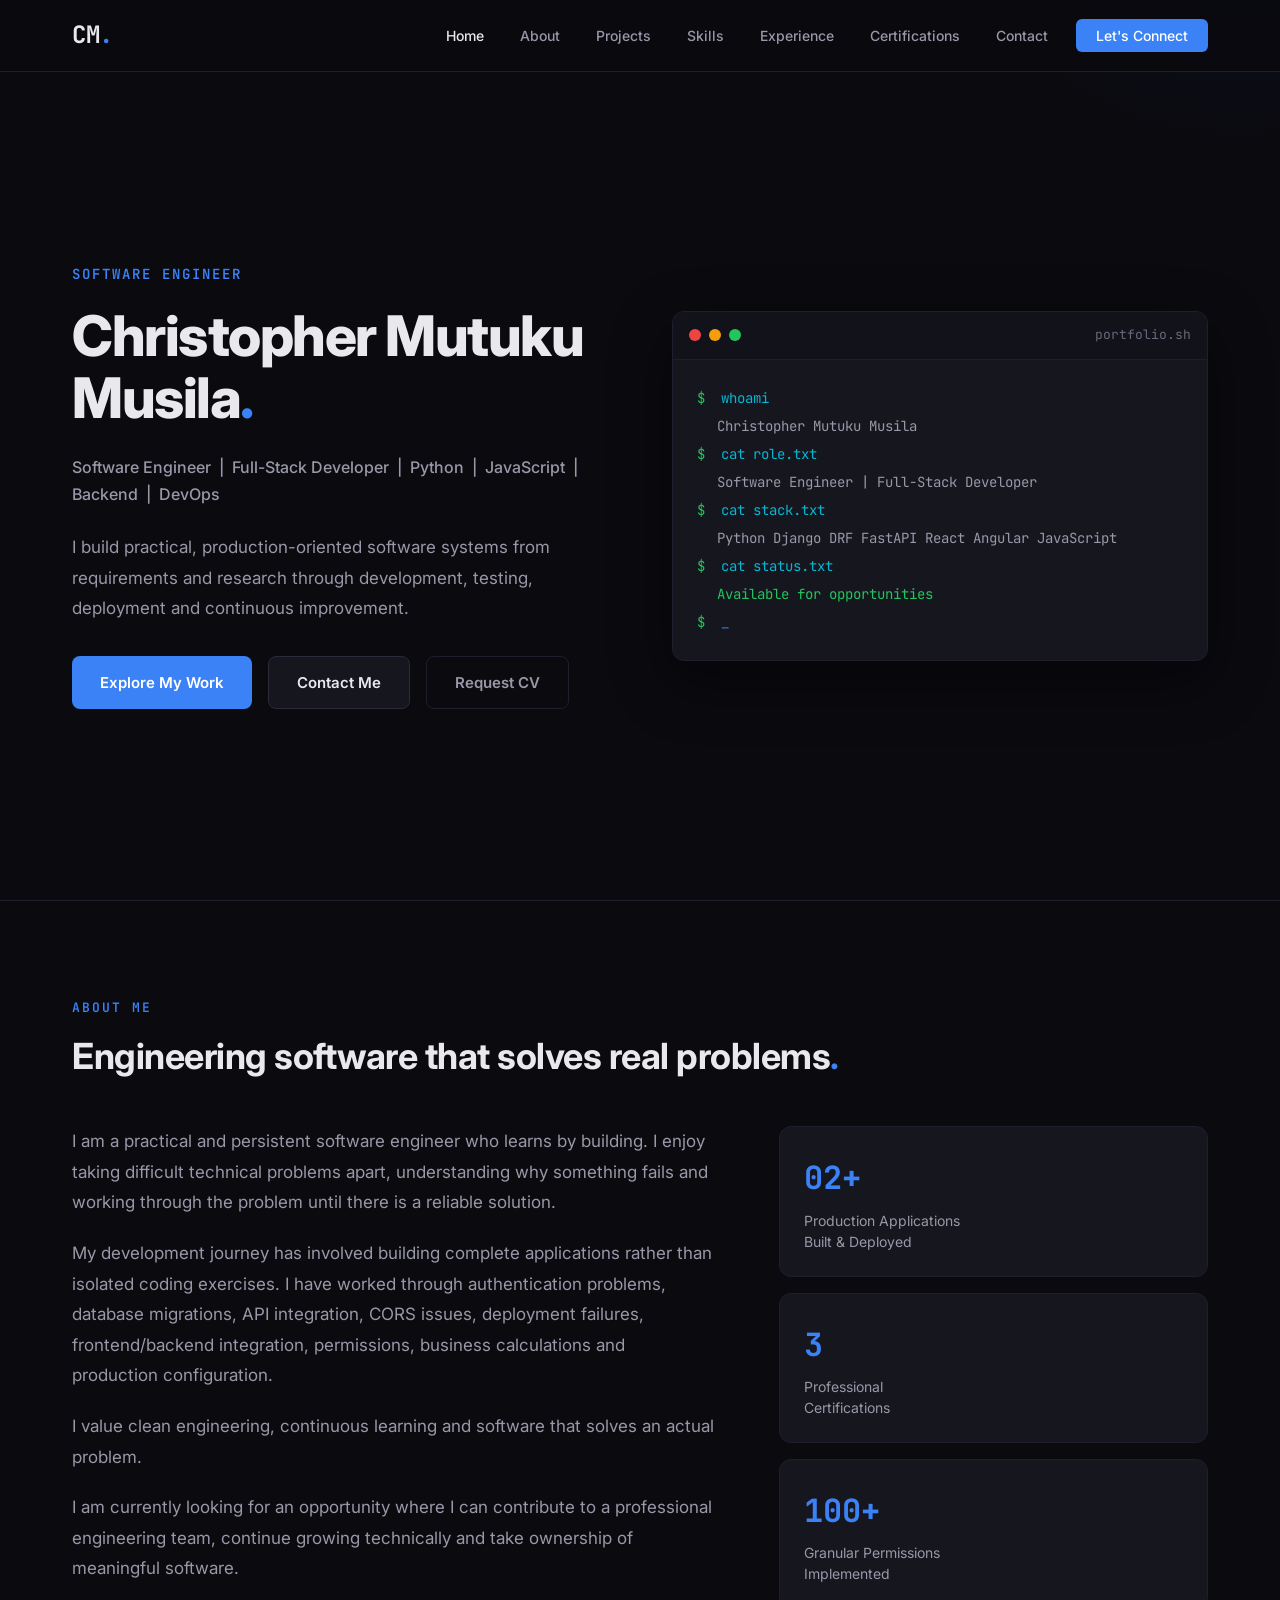
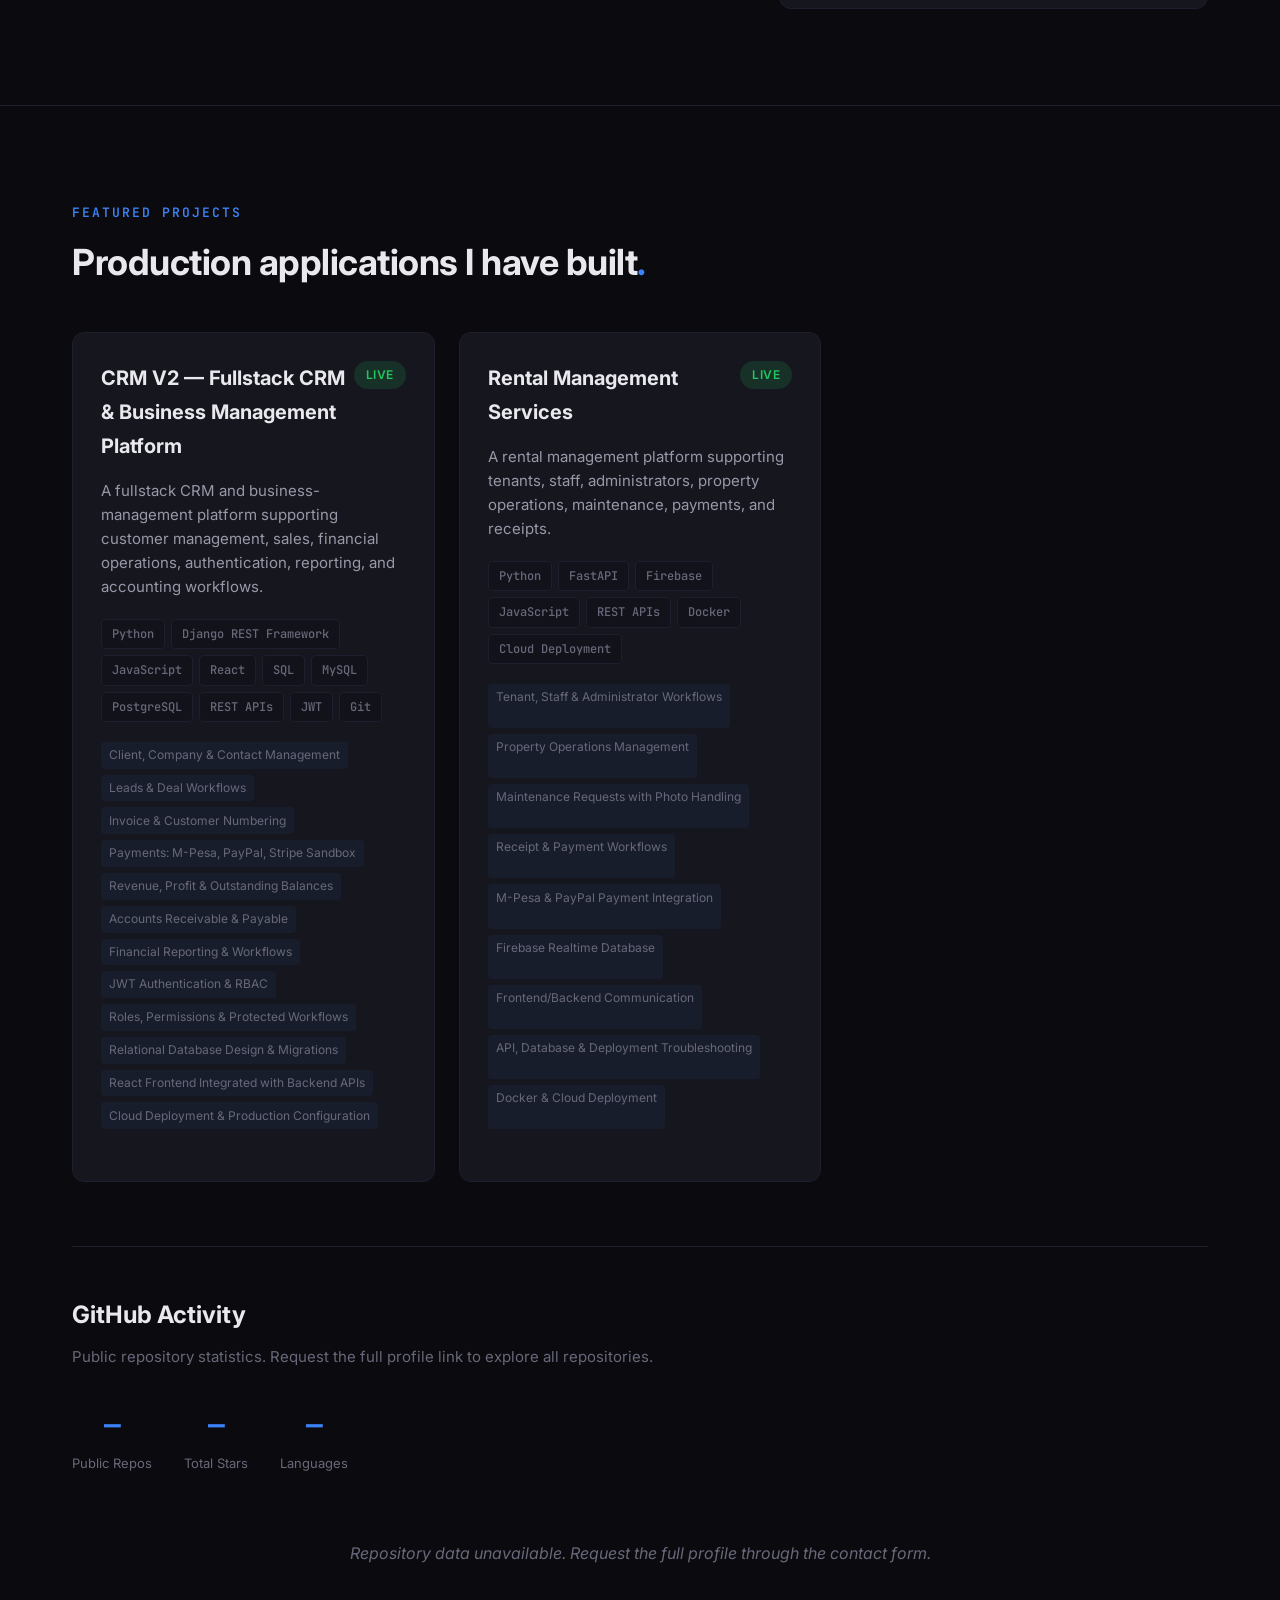
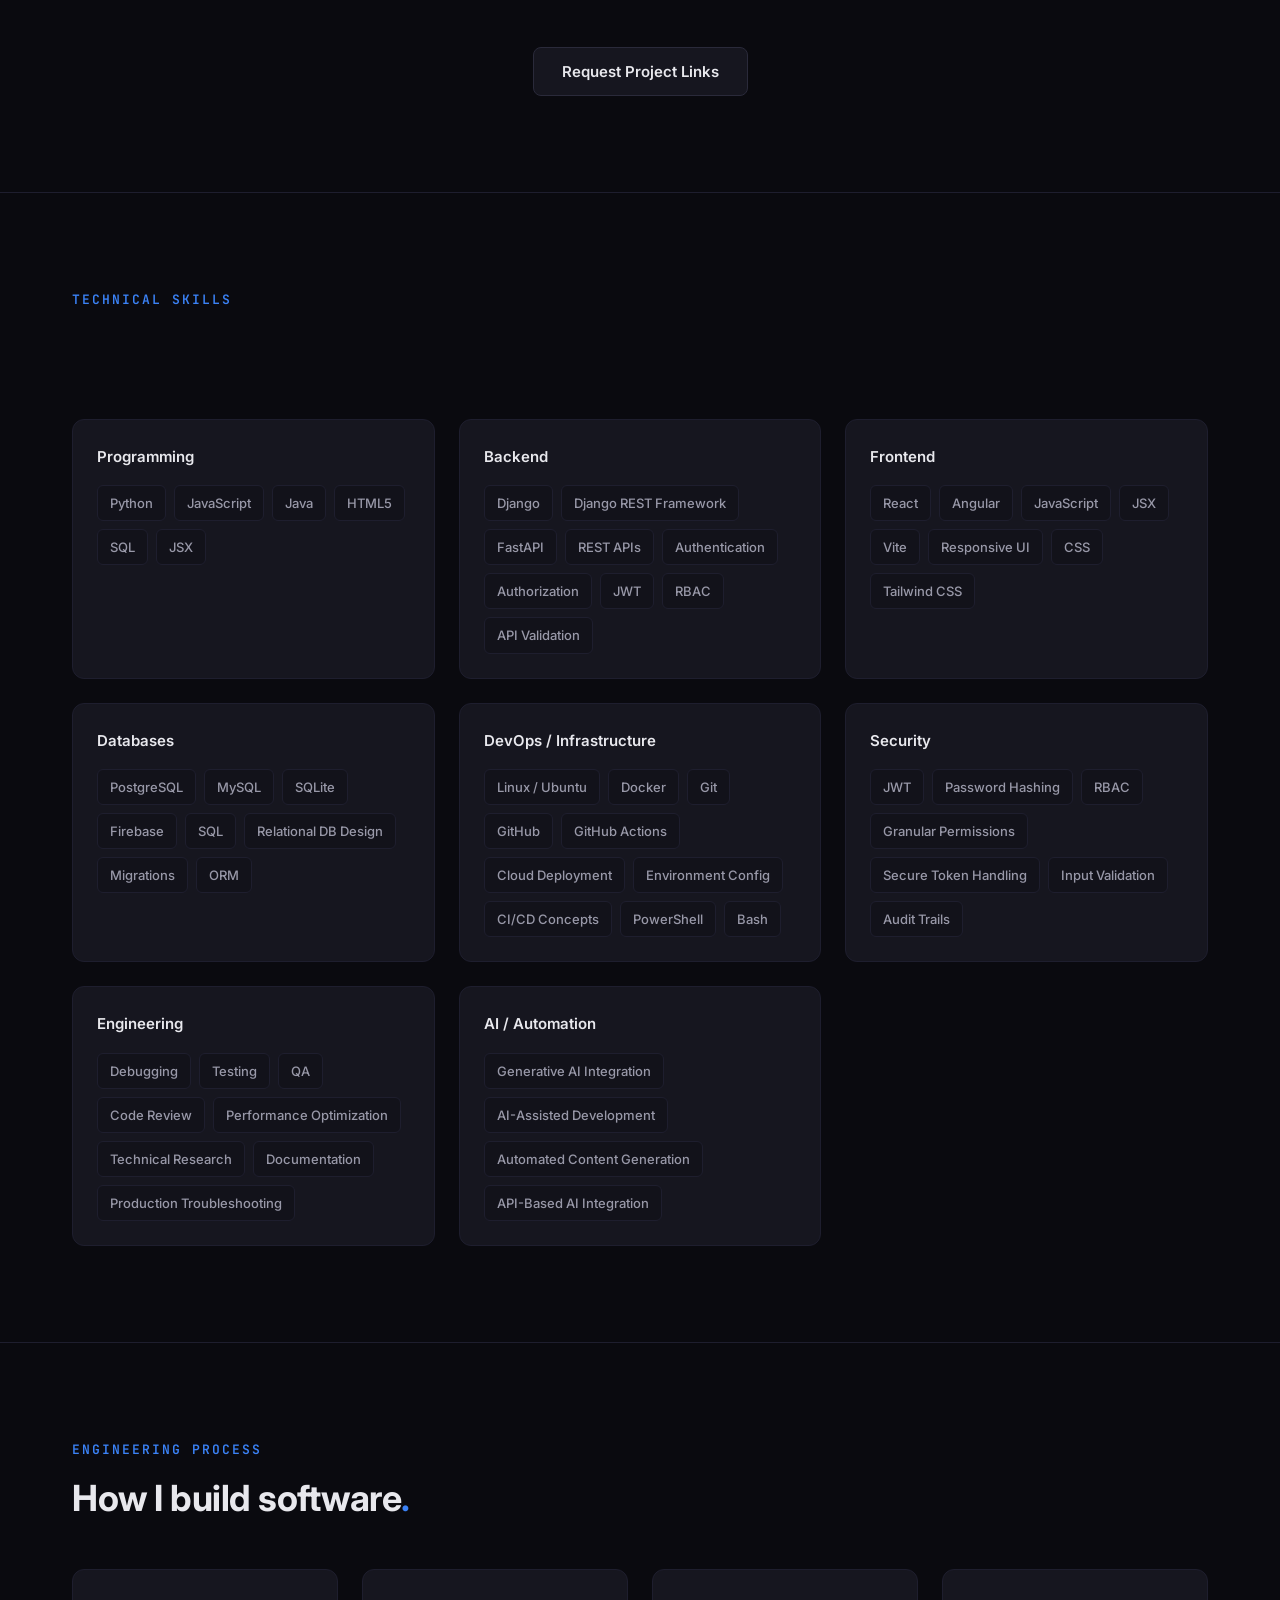
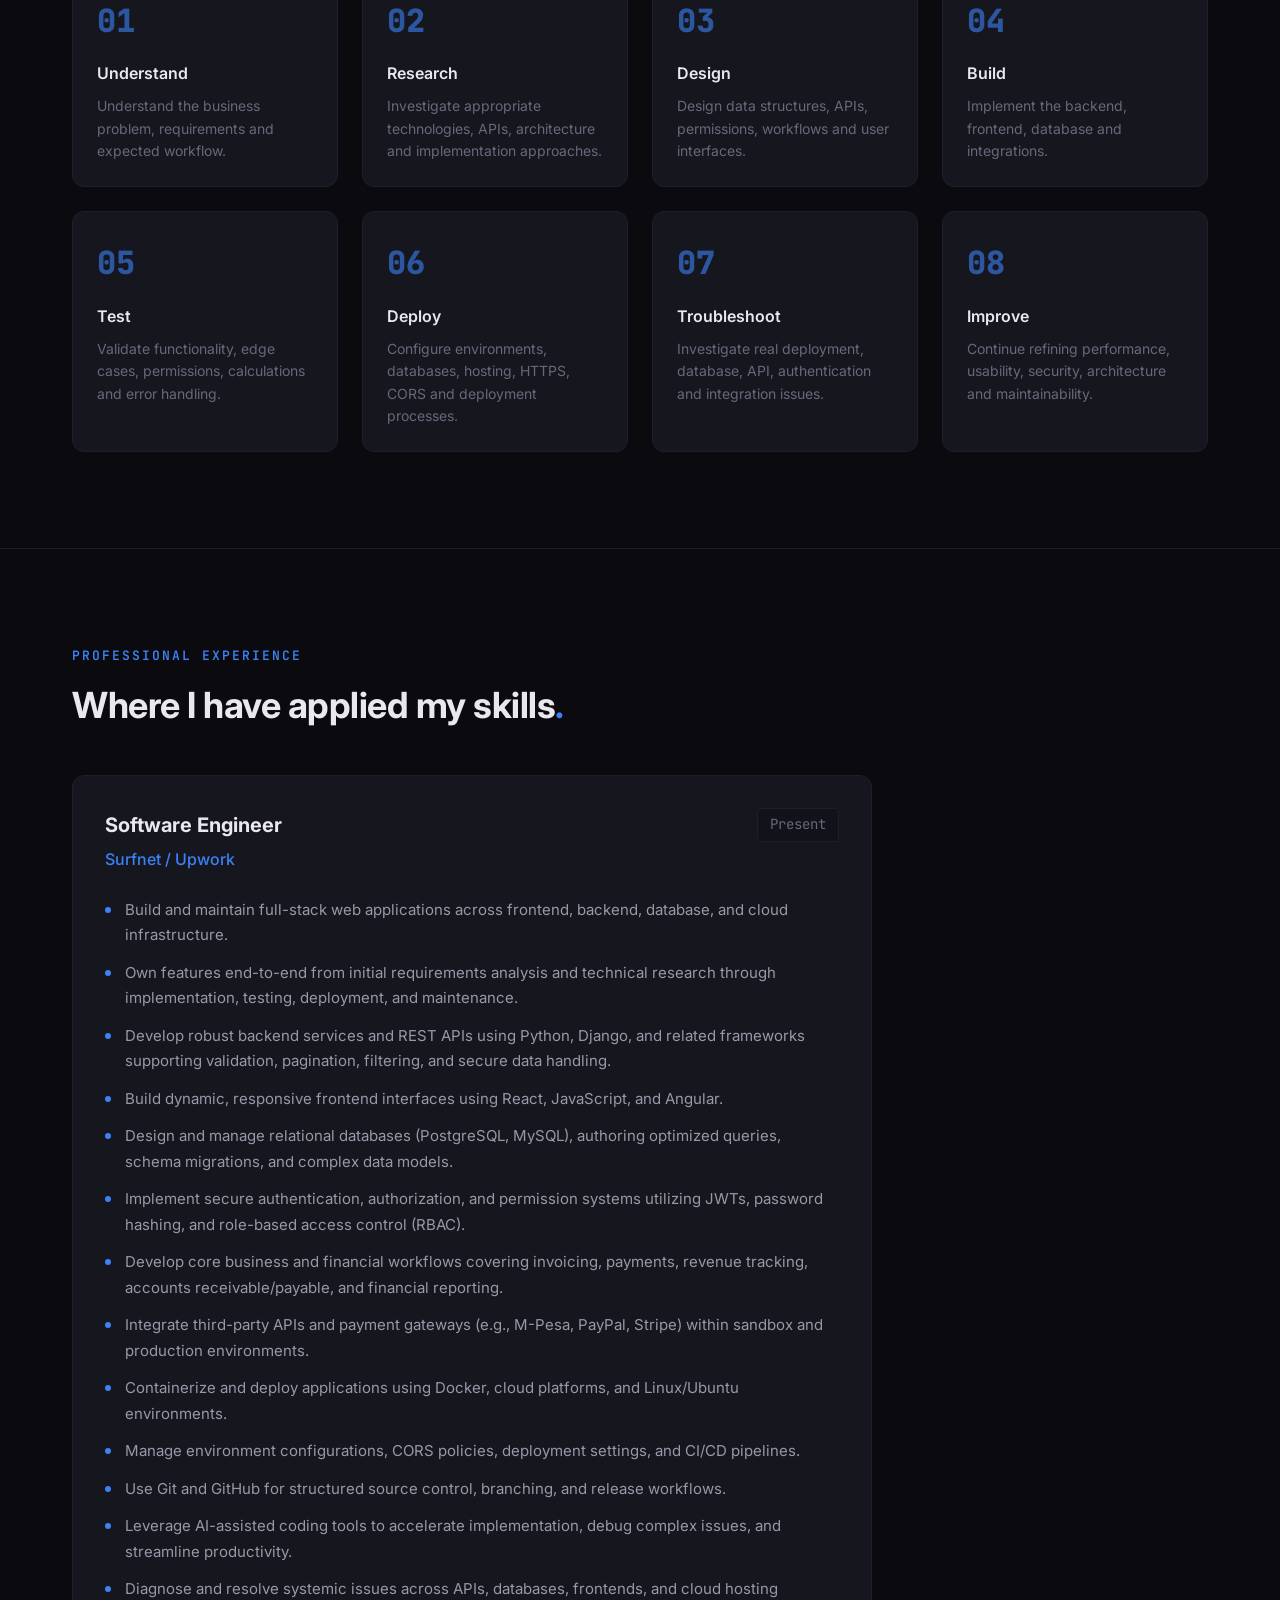
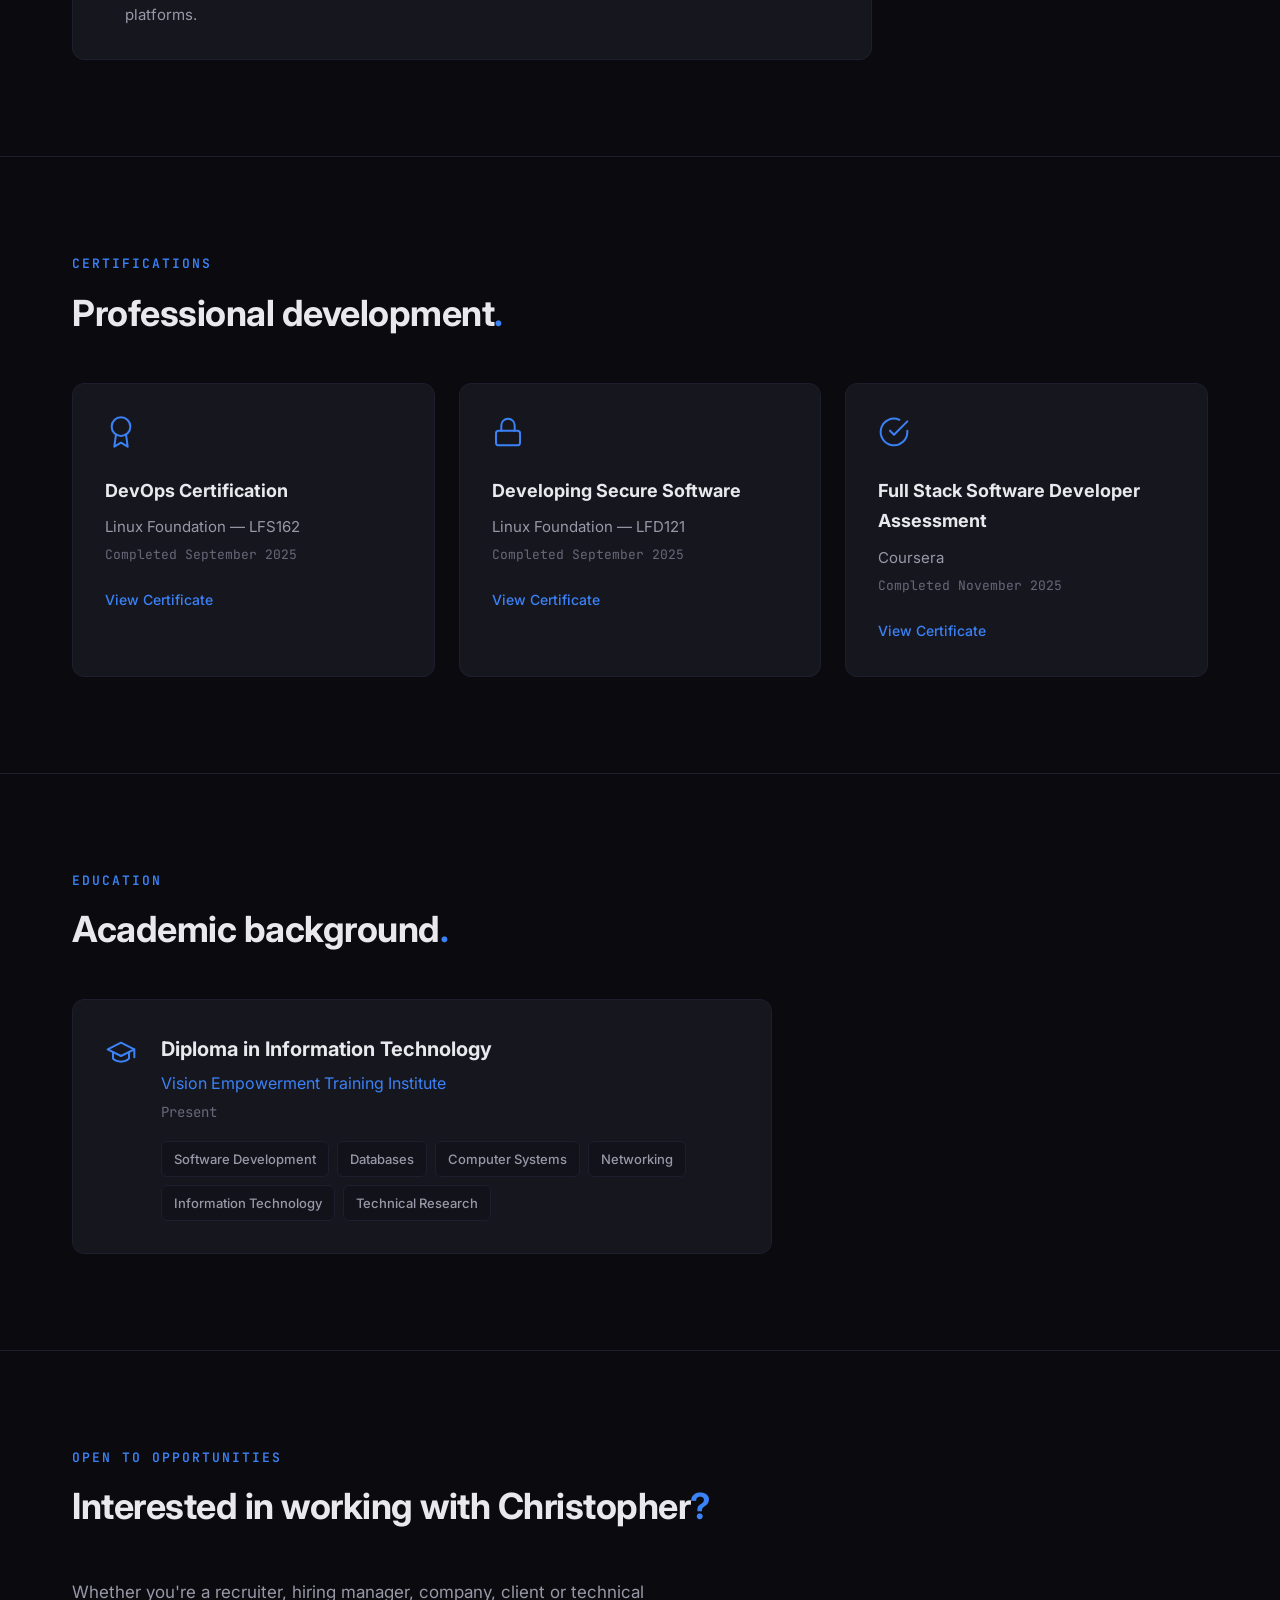
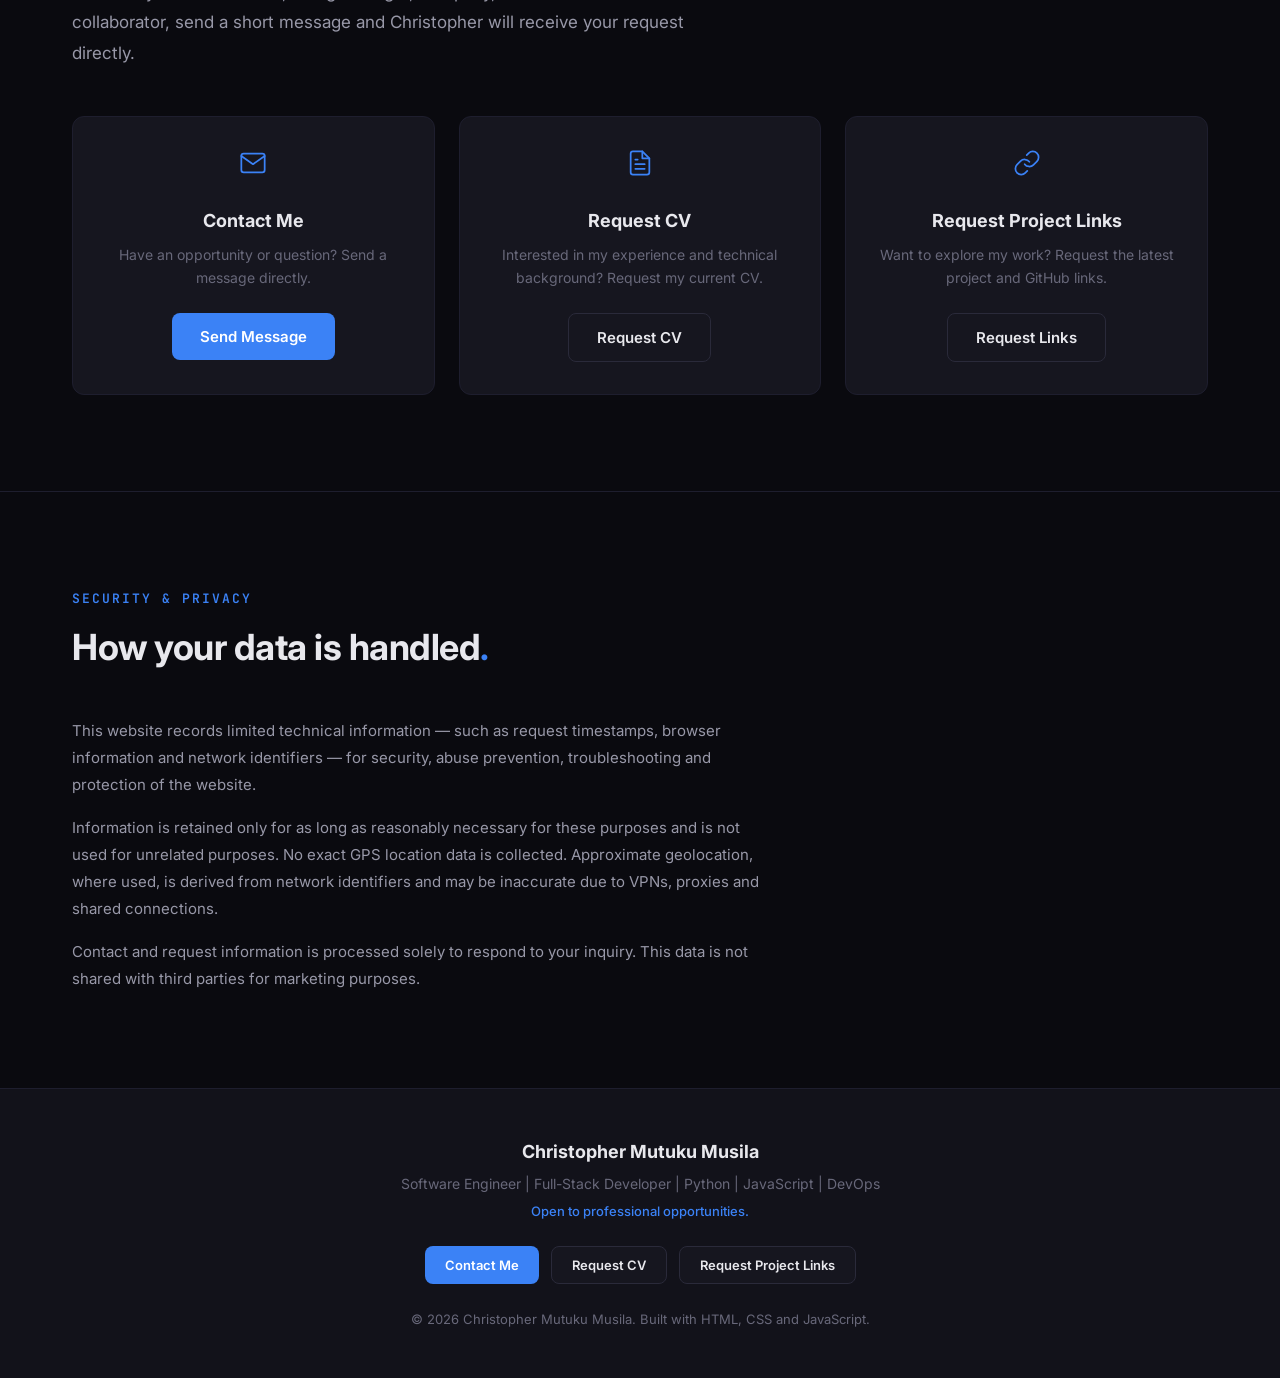
<file: index.html>
<!DOCTYPE html>
<html lang="en">
<head>
    <meta charset="UTF-8">
    <meta name="viewport" content="width=device-width, initial-scale=1.0">
    <meta name="description" content="Christopher Mutuku Musila — Software Engineer, Full-Stack Developer. Python, Django, JavaScript, React, PostgreSQL, REST APIs, DevOps.">
    <meta name="keywords" content="Christopher Mutuku Musila, Software Engineer, Full-Stack Developer, Python, Django, React, JavaScript, PostgreSQL, DevOps, REST APIs">
    <title>Christopher Mutuku Musila — Software Engineer</title>
    <link rel="icon" type="image/svg+xml" href="favicon.svg">
    <link rel="stylesheet" href="css/style.css">
    <link rel="stylesheet" href="css/responsive.css">
    <link rel="preconnect" href="https://fonts.googleapis.com">
    <link rel="preconnect" href="https://fonts.gstatic.com" crossorigin>
    <link href="https://fonts.googleapis.com/css2?family=Inter:wght@300;400;500;600;700;800&family=JetBrains+Mono:wght@400;500&display=swap" rel="stylesheet">
</head>
<body>

    <!-- NAVIGATION -->
    <nav class="nav" id="nav">
        <div class="nav__container">
            <a href="#hero" class="nav__logo">CM<span class="accent">.</span></a>
            <button class="nav__toggle" id="navToggle" aria-label="Toggle navigation">
                <span></span><span></span><span></span>
            </button>
            <ul class="nav__menu" id="navMenu">
                <li><a href="#hero" class="nav__link active">Home</a></li>
                <li><a href="#about" class="nav__link">About</a></li>
                <li><a href="#projects" class="nav__link">Projects</a></li>
                <li><a href="#skills" class="nav__link">Skills</a></li>
                <li><a href="#experience" class="nav__link">Experience</a></li>
                <li><a href="#certifications" class="nav__link">Certifications</a></li>
                <li><a href="#contact" class="nav__link">Contact</a></li>
                <li><button class="nav__link nav__link--cta" data-modal="contact">Let's Connect</button></li>
            </ul>
        </div>
    </nav>

    <!-- HERO -->
    <section class="hero" id="hero">
        <div class="hero__container">
            <div class="hero__content">
                <p class="hero__label">Software Engineer</p>
                <h1 class="hero__title">Christopher Mutuku<br>Musila<span class="accent">.</span></h1>
                <p class="hero__subtitle">Software Engineer &nbsp;|&nbsp; Full-Stack Developer &nbsp;|&nbsp; Python &nbsp;|&nbsp; JavaScript &nbsp;|&nbsp; Backend &nbsp;|&nbsp; DevOps</p>
                <p class="hero__description">
                    I build practical, production-oriented software systems from requirements and research through development, testing, deployment and continuous improvement.
                </p>
                <div class="hero__actions">
                    <a href="#projects" class="btn btn--primary">Explore My Work</a>
                    <button class="btn btn--secondary" data-modal="contact">Contact Me</button>
                    <button class="btn btn--ghost" data-modal="cv">Request CV</button>
                </div>
            </div>
            <div class="hero__visual">
                <div class="hero__terminal">
                    <div class="terminal__header">
                        <span class="terminal__dot terminal__dot--red"></span>
                        <span class="terminal__dot terminal__dot--yellow"></span>
                        <span class="terminal__dot terminal__dot--green"></span>
                        <span class="terminal__title">portfolio.sh</span>
                    </div>
                    <div class="terminal__body">
                        <p><span class="terminal__prompt">$</span> <span class="terminal__cmd">whoami</span></p>
                        <p class="terminal__output">Christopher Mutuku Musila</p>
                        <p><span class="terminal__prompt">$</span> <span class="terminal__cmd">cat role.txt</span></p>
                        <p class="terminal__output">Software Engineer | Full-Stack Developer</p>
                        <p><span class="terminal__prompt">$</span> <span class="terminal__cmd">cat stack.txt</span></p>
                        <p class="terminal__output">Python Django DRF FastAPI React Angular JavaScript</p>
                        <p><span class="terminal__prompt">$</span> <span class="terminal__cmd">cat status.txt</span></p>
                        <p class="terminal__output terminal__output--green">Available for opportunities</p>
                        <p><span class="terminal__prompt">$</span> <span class="terminal__cursor">_</span></p>
                    </div>
                </div>
            </div>
        </div>
    </section>

    <!-- ABOUT -->
    <section class="section about" id="about">
        <div class="section__container">
            <p class="section__label">About Me</p>
            <h2 class="section__title">Engineering software that solves real problems<span class="accent">.</span></h2>
            <div class="about__grid">
                <div class="about__text">
                    <p>
                        I am a practical and persistent software engineer who learns by building. I enjoy taking difficult technical problems apart, understanding why something fails and working through the problem until there is a reliable solution.
                    </p>
                    <p>
                        My development journey has involved building complete applications rather than isolated coding exercises. I have worked through authentication problems, database migrations, API integration, CORS issues, deployment failures, frontend/backend integration, permissions, business calculations and production configuration.
                    </p>
                    <p>
                        I value clean engineering, continuous learning and software that solves an actual problem.
                    </p>
                    <p>
                        I am currently looking for an opportunity where I can contribute to a professional engineering team, continue growing technically and take ownership of meaningful software.
                    </p>
                </div>
                <div class="about__highlights">
                    <div class="highlight-card">
                        <div class="highlight-card__number">02+</div>
                        <div class="highlight-card__label">Production Applications<br>Built & Deployed</div>
                    </div>
                    <div class="highlight-card">
                        <div class="highlight-card__number">3</div>
                        <div class="highlight-card__label">Professional<br>Certifications</div>
                    </div>
                    <div class="highlight-card">
                        <div class="highlight-card__number">100+</div>
                        <div class="highlight-card__label">Granular Permissions<br>Implemented</div>
                    </div>
                </div>
            </div>
        </div>
    </section>

    <!-- PROJECTS -->
    <section class="section projects" id="projects">
        <div class="section__container">
            <p class="section__label">Featured Projects</p>
            <h2 class="section__title">Production applications I have built<span class="accent">.</span></h2>
            <div class="projects__grid" id="projectsGrid">
                <!-- Projects loaded dynamically -->
            </div>

            <div class="projects__github">
                <h3 class="projects__github-title">GitHub Activity</h3>
                <p class="projects__github-subtitle">Public repository statistics. Request the full profile link to explore all repositories.</p>
                <div class="github__stats" id="githubStats">
                    <div class="github__stat">
                        <span class="github__stat-number" id="repoCount">—</span>
                        <span class="github__stat-label">Public Repos</span>
                    </div>
                    <div class="github__stat">
                        <span class="github__stat-number" id="totalStars">—</span>
                        <span class="github__stat-label">Total Stars</span>
                    </div>
                    <div class="github__stat">
                        <span class="github__stat-number" id="totalLanguages">—</span>
                        <span class="github__stat-label">Languages</span>
                    </div>
                </div>
                <div class="github__repos" id="githubRepos">
                    <p class="github__loading">Loading repository data...</p>
                </div>
                <div class="projects__github-cta">
                    <button class="btn btn--secondary" data-modal="projects">Request Project Links</button>
                </div>
            </div>
        </div>
    </section>

    <!-- SKILLS -->
    <section class="section skills" id="skills">
        <div class="section__container">
            <p class="section__label">Technical Skills</p>
            <h2 class="section__title">Technologies and capabilities<span class="accent">.</span></h2>
            <div class="skills__grid">
                <div class="skill-group">
                    <h3 class="skill-group__title">Programming</h3>
                    <div class="skill-group__items">
                        <span class="skill-tag">Python</span>
                        <span class="skill-tag">JavaScript</span>
                        <span class="skill-tag">Java</span>
                        <span class="skill-tag">HTML5</span>
                        <span class="skill-tag">SQL</span>
                        <span class="skill-tag">JSX</span>
                    </div>
                </div>
                <div class="skill-group">
                    <h3 class="skill-group__title">Backend</h3>
                    <div class="skill-group__items">
                        <span class="skill-tag">Django</span>
                        <span class="skill-tag">Django REST Framework</span>
                        <span class="skill-tag">FastAPI</span>
                        <span class="skill-tag">REST APIs</span>
                        <span class="skill-tag">Authentication</span>
                        <span class="skill-tag">Authorization</span>
                        <span class="skill-tag">JWT</span>
                        <span class="skill-tag">RBAC</span>
                        <span class="skill-tag">API Validation</span>
                    </div>
                </div>
                <div class="skill-group">
                    <h3 class="skill-group__title">Frontend</h3>
                    <div class="skill-group__items">
                        <span class="skill-tag">React</span>
                        <span class="skill-tag">Angular</span>
                        <span class="skill-tag">JavaScript</span>
                        <span class="skill-tag">JSX</span>
                        <span class="skill-tag">Vite</span>
                        <span class="skill-tag">Responsive UI</span>
                        <span class="skill-tag">CSS</span>
                        <span class="skill-tag">Tailwind CSS</span>
                    </div>
                </div>
                <div class="skill-group">
                    <h3 class="skill-group__title">Databases</h3>
                    <div class="skill-group__items">
                        <span class="skill-tag">PostgreSQL</span>
                        <span class="skill-tag">MySQL</span>
                        <span class="skill-tag">SQLite</span>
                        <span class="skill-tag">Firebase</span>
                        <span class="skill-tag">SQL</span>
                        <span class="skill-tag">Relational DB Design</span>
                        <span class="skill-tag">Migrations</span>
                        <span class="skill-tag">ORM</span>
                    </div>
                </div>
                <div class="skill-group">
                    <h3 class="skill-group__title">DevOps / Infrastructure</h3>
                    <div class="skill-group__items">
                        <span class="skill-tag">Linux / Ubuntu</span>
                        <span class="skill-tag">Docker</span>
                        <span class="skill-tag">Git</span>
                        <span class="skill-tag">GitHub</span>
                        <span class="skill-tag">GitHub Actions</span>
                        <span class="skill-tag">Cloud Deployment</span>
                        <span class="skill-tag">Environment Config</span>
                        <span class="skill-tag">CI/CD Concepts</span>
                        <span class="skill-tag">PowerShell</span>
                        <span class="skill-tag">Bash</span>
                    </div>
                </div>
                <div class="skill-group">
                    <h3 class="skill-group__title">Security</h3>
                    <div class="skill-group__items">
                        <span class="skill-tag">JWT</span>
                        <span class="skill-tag">Password Hashing</span>
                        <span class="skill-tag">RBAC</span>
                        <span class="skill-tag">Granular Permissions</span>
                        <span class="skill-tag">Secure Token Handling</span>
                        <span class="skill-tag">Input Validation</span>
                        <span class="skill-tag">Audit Trails</span>
                    </div>
                </div>
                <div class="skill-group">
                    <h3 class="skill-group__title">Engineering</h3>
                    <div class="skill-group__items">
                        <span class="skill-tag">Debugging</span>
                        <span class="skill-tag">Testing</span>
                        <span class="skill-tag">QA</span>
                        <span class="skill-tag">Code Review</span>
                        <span class="skill-tag">Performance Optimization</span>
                        <span class="skill-tag">Technical Research</span>
                        <span class="skill-tag">Documentation</span>
                        <span class="skill-tag">Production Troubleshooting</span>
                    </div>
                </div>
                <div class="skill-group">
                    <h3 class="skill-group__title">AI / Automation</h3>
                    <div class="skill-group__items">
                        <span class="skill-tag">Generative AI Integration</span>
                        <span class="skill-tag">AI-Assisted Development</span>
                        <span class="skill-tag">Automated Content Generation</span>
                        <span class="skill-tag">API-Based AI Integration</span>
                    </div>
                </div>
            </div>
        </div>
    </section>

    <!-- HOW I BUILD SOFTWARE -->
    <section class="section process" id="process">
        <div class="section__container">
            <p class="section__label">Engineering Process</p>
            <h2 class="section__title">How I build software<span class="accent">.</span></h2>
            <div class="process__grid">
                <div class="process__step">
                    <div class="process__number">01</div>
                    <h3 class="process__title">Understand</h3>
                    <p class="process__description">Understand the business problem, requirements and expected workflow.</p>
                </div>
                <div class="process__step">
                    <div class="process__number">02</div>
                    <h3 class="process__title">Research</h3>
                    <p class="process__description">Investigate appropriate technologies, APIs, architecture and implementation approaches.</p>
                </div>
                <div class="process__step">
                    <div class="process__number">03</div>
                    <h3 class="process__title">Design</h3>
                    <p class="process__description">Design data structures, APIs, permissions, workflows and user interfaces.</p>
                </div>
                <div class="process__step">
                    <div class="process__number">04</div>
                    <h3 class="process__title">Build</h3>
                    <p class="process__description">Implement the backend, frontend, database and integrations.</p>
                </div>
                <div class="process__step">
                    <div class="process__number">05</div>
                    <h3 class="process__title">Test</h3>
                    <p class="process__description">Validate functionality, edge cases, permissions, calculations and error handling.</p>
                </div>
                <div class="process__step">
                    <div class="process__number">06</div>
                    <h3 class="process__title">Deploy</h3>
                    <p class="process__description">Configure environments, databases, hosting, HTTPS, CORS and deployment processes.</p>
                </div>
                <div class="process__step">
                    <div class="process__number">07</div>
                    <h3 class="process__title">Troubleshoot</h3>
                    <p class="process__description">Investigate real deployment, database, API, authentication and integration issues.</p>
                </div>
                <div class="process__step">
                    <div class="process__number">08</div>
                    <h3 class="process__title">Improve</h3>
                    <p class="process__description">Continue refining performance, usability, security, architecture and maintainability.</p>
                </div>
            </div>
        </div>
    </section>

    <!-- EXPERIENCE -->
    <section class="section experience" id="experience">
        <div class="section__container">
            <p class="section__label">Professional Experience</p>
            <h2 class="section__title">Where I have applied my skills<span class="accent">.</span></h2>
            <div class="experience__timeline">
                <div class="experience__card">
                    <div class="experience__header">
                        <div>
                            <h3 class="experience__role">Software Engineer</h3>
                            <p class="experience__company">Surfnet / Upwork</p>
                        </div>
                        <span class="experience__date">Present</span>
                    </div>
                    <ul class="experience__list">
                        <li>Build and maintain full-stack web applications across frontend, backend, database, and cloud infrastructure.</li>
                        <li>Own features end-to-end from initial requirements analysis and technical research through implementation, testing, deployment, and maintenance.</li>
                        <li>Develop robust backend services and REST APIs using Python, Django, and related frameworks supporting validation, pagination, filtering, and secure data handling.</li>
                        <li>Build dynamic, responsive frontend interfaces using React, JavaScript, and Angular.</li>
                        <li>Design and manage relational databases (PostgreSQL, MySQL), authoring optimized queries, schema migrations, and complex data models.</li>
                        <li>Implement secure authentication, authorization, and permission systems utilizing JWTs, password hashing, and role-based access control (RBAC).</li>
                        <li>Develop core business and financial workflows covering invoicing, payments, revenue tracking, accounts receivable/payable, and financial reporting.</li>
                        <li>Integrate third-party APIs and payment gateways (e.g., M-Pesa, PayPal, Stripe) within sandbox and production environments.</li>
                        <li>Containerize and deploy applications using Docker, cloud platforms, and Linux/Ubuntu environments.</li>
                        <li>Manage environment configurations, CORS policies, deployment settings, and CI/CD pipelines.</li>
                        <li>Use Git and GitHub for structured source control, branching, and release workflows.</li>
                        <li>Leverage AI-assisted coding tools to accelerate implementation, debug complex issues, and streamline productivity.</li>
                        <li>Diagnose and resolve systemic issues across APIs, databases, frontends, and cloud hosting platforms.</li>
                    </ul>
                </div>
            </div>
        </div>
    </section>

    <!-- CERTIFICATIONS -->
    <section class="section certifications" id="certifications">
        <div class="section__container">
            <p class="section__label">Certifications</p>
            <h2 class="section__title">Professional development<span class="accent">.</span></h2>
            <div class="certs__grid">
                <div class="cert-card">
                    <div class="cert-card__icon">
                        <svg width="32" height="32" viewBox="0 0 24 24" fill="none" stroke="currentColor" stroke-width="1.5" stroke-linecap="round" stroke-linejoin="round"><circle cx="12" cy="8" r="7"/><polyline points="8.21 13.89 7 23 12 20 17 23 15.79 13.88"/></svg>
                    </div>
                    <h3 class="cert-card__title">DevOps Certification</h3>
                    <p class="cert-card__org">Linux Foundation — LFS162</p>
                    <p class="cert-card__date">Completed September 2025</p>
                    <button class="cert-card__link" data-modal="cert-devops">View Certificate</button>
                </div>
                <div class="cert-card">
                    <div class="cert-card__icon">
                        <svg width="32" height="32" viewBox="0 0 24 24" fill="none" stroke="currentColor" stroke-width="1.5" stroke-linecap="round" stroke-linejoin="round"><rect x="3" y="11" width="18" height="11" rx="2" ry="2"/><path d="M7 11V7a5 5 0 0 1 10 0v4"/></svg>
                    </div>
                    <h3 class="cert-card__title">Developing Secure Software</h3>
                    <p class="cert-card__org">Linux Foundation — LFD121</p>
                    <p class="cert-card__date">Completed September 2025</p>
                    <button class="cert-card__link" data-modal="cert-secure">View Certificate</button>
                </div>
                <div class="cert-card">
                    <div class="cert-card__icon">
                        <svg width="32" height="32" viewBox="0 0 24 24" fill="none" stroke="currentColor" stroke-width="1.5" stroke-linecap="round" stroke-linejoin="round"><path d="M22 11.08V12a10 10 0 1 1-5.93-9.14"/><polyline points="22 4 12 14.01 9 11.01"/></svg>
                    </div>
                    <h3 class="cert-card__title">Full Stack Software Developer Assessment</h3>
                    <p class="cert-card__org">Coursera</p>
                    <p class="cert-card__date">Completed November 2025</p>
                    <button class="cert-card__link" data-modal="cert-fullstack">View Certificate</button>
                </div>
            </div>
        </div>
    </section>

    <!-- EDUCATION -->
    <section class="section education" id="education">
        <div class="section__container">
            <p class="section__label">Education</p>
            <h2 class="section__title">Academic background<span class="accent">.</span></h2>
            <div class="education__card">
                <div class="education__icon">
                    <svg width="32" height="32" viewBox="0 0 24 24" fill="none" stroke="currentColor" stroke-width="1.5" stroke-linecap="round" stroke-linejoin="round"><path d="M22 10v6M2 10l10-5 10 5-10 5z"/><path d="M6 12v5c3 3 9 3 12 0v-5"/></svg>
                </div>
                <div class="education__content">
                    <h3 class="education__degree">Diploma in Information Technology</h3>
                    <p class="education__school">Vision Empowerment Training Institute</p>
                    <p class="education__status">Present</p>
                    <div class="education__areas">
                        <span class="skill-tag">Software Development</span>
                        <span class="skill-tag">Databases</span>
                        <span class="skill-tag">Computer Systems</span>
                        <span class="skill-tag">Networking</span>
                        <span class="skill-tag">Information Technology</span>
                        <span class="skill-tag">Technical Research</span>
                    </div>
                </div>
            </div>
        </div>
    </section>

    <!-- CONTACT / OPPORTUNITIES -->
    <section class="section contact" id="contact">
        <div class="section__container">
            <p class="section__label">Open to Opportunities</p>
            <h2 class="section__title">Interested in working with Christopher<span class="accent">?</span></h2>
            <p class="contact__intro">
                Whether you're a recruiter, hiring manager, company, client or technical collaborator, send a short message and Christopher will receive your request directly.
            </p>
            <div class="contact__actions">
                <div class="contact__action-card">
                    <div class="contact__action-icon">
                        <svg width="28" height="28" viewBox="0 0 24 24" fill="none" stroke="currentColor" stroke-width="1.5" stroke-linecap="round" stroke-linejoin="round"><path d="M4 4h16c1.1 0 2 .9 2 2v12c0 1.1-.9 2-2 2H4c-1.1 0-2-.9-2-2V6c0-1.1.9-2 2-2z"/><polyline points="22,6 12,13 2,6"/></svg>
                    </div>
                    <h3 class="contact__action-title">Contact Me</h3>
                    <p class="contact__action-desc">Have an opportunity or question? Send a message directly.</p>
                    <button class="btn btn--primary" data-modal="contact">Send Message</button>
                </div>
                <div class="contact__action-card">
                    <div class="contact__action-icon">
                        <svg width="28" height="28" viewBox="0 0 24 24" fill="none" stroke="currentColor" stroke-width="1.5" stroke-linecap="round" stroke-linejoin="round"><path d="M14 2H6a2 2 0 0 0-2 2v16a2 2 0 0 0 2 2h12a2 2 0 0 0 2-2V8z"/><polyline points="14 2 14 8 20 8"/><line x1="16" y1="13" x2="8" y2="13"/><line x1="16" y1="17" x2="8" y2="17"/><polyline points="10 9 9 9 8 9"/></svg>
                    </div>
                    <h3 class="contact__action-title">Request CV</h3>
                    <p class="contact__action-desc">Interested in my experience and technical background? Request my current CV.</p>
                    <button class="btn btn--secondary" data-modal="cv">Request CV</button>
                </div>
                <div class="contact__action-card">
                    <div class="contact__action-icon">
                        <svg width="28" height="28" viewBox="0 0 24 24" fill="none" stroke="currentColor" stroke-width="1.5" stroke-linecap="round" stroke-linejoin="round"><path d="M10 13a5 5 0 0 0 7.54.54l3-3a5 5 0 0 0-7.07-7.07l-1.72 1.71"/><path d="M14 11a5 5 0 0 0-7.54-.54l-3 3a5 5 0 0 0 7.07 7.07l1.71-1.71"/></svg>
                    </div>
                    <h3 class="contact__action-title">Request Project Links</h3>
                    <p class="contact__action-desc">Want to explore my work? Request the latest project and GitHub links.</p>
                    <button class="btn btn--secondary" data-modal="projects">Request Links</button>
                </div>
            </div>
        </div>
    </section>

    <!-- PRIVACY NOTICE -->
    <section class="section privacy" id="privacy">
        <div class="section__container">
            <p class="section__label">Security & Privacy</p>
            <h2 class="section__title">How your data is handled<span class="accent">.</span></h2>
            <div class="privacy__content">
                <p>
                    This website records limited technical information — such as request timestamps, browser information and network identifiers — for security, abuse prevention, troubleshooting and protection of the website.
                </p>
                <p>
                    Information is retained only for as long as reasonably necessary for these purposes and is not used for unrelated purposes. No exact GPS location data is collected. Approximate geolocation, where used, is derived from network identifiers and may be inaccurate due to VPNs, proxies and shared connections.
                </p>
                <p>
                    Contact and request information is processed solely to respond to your inquiry. This data is not shared with third parties for marketing purposes.
                </p>
            </div>
        </div>
    </section>

    <!-- FOOTER -->
    <footer class="footer">
        <div class="footer__container">
            <div class="footer__content">
                <p class="footer__name">Christopher Mutuku Musila</p>
                <p class="footer__tagline">Software Engineer | Full-Stack Developer | Python | JavaScript | DevOps</p>
                <p class="footer__open">Open to professional opportunities.</p>
            </div>
            <div class="footer__actions">
                <button class="btn btn--primary btn--small" data-modal="contact">Contact Me</button>
                <button class="btn btn--secondary btn--small" data-modal="cv">Request CV</button>
                <button class="btn btn--secondary btn--small" data-modal="projects">Request Project Links</button>
            </div>
            <p class="footer__copy">&copy; 2026 Christopher Mutuku Musila. Built with HTML, CSS and JavaScript.</p>
        </div>
    </footer>

    <!-- MODALS -->
    <!-- Contact Me Modal -->
    <div class="modal-overlay" id="modal-contact" aria-hidden="true">
        <div class="modal" role="dialog" aria-labelledby="modal-contact-title">
            <button class="modal__close" aria-label="Close">&times;</button>
            <div class="modal__header">
                <h2 class="modal__title" id="modal-contact-title">Send a Message</h2>
                <p class="modal__subtitle">Christopher will receive your message directly.</p>
            </div>
            <form class="modal__form" id="formContact" novalidate>
                <input type="text" name="_gotcha" class="form__honeypot" tabindex="-1" autocomplete="off">
                <div class="conversational" id="conversationalContact">
                    <span class="conversational__text">Hi Christopher, my name is</span>
                    <input class="conversational__input" type="text" id="contact-fname" name="first_name" placeholder="First Name" required data-label="first name">
                    <input class="conversational__input" type="text" id="contact-lname" name="last_name" placeholder="Last Name" required data-label="last name">
                    <span class="conversational__text">from</span>
                    <input class="conversational__input conversational__input--wide" type="text" id="contact-company" name="company" placeholder="Company / Organization" required data-label="company">
                    <span class="conversational__text">. You can reach me at</span>
                    <input class="conversational__input conversational__input--wide" type="email" id="contact-email" name="email" placeholder="Work Email" required data-label="email">
                    <span class="conversational__text">. I want to get in touch regarding a</span>
                    <select class="conversational__input conversational__select" id="contact-type" name="opportunity_type" required data-label="opportunity type">
                        <option value="">opportunity type</option>
                        <option value="Job Opportunity">Job Opportunity</option>
                        <option value="Contract Opportunity">Contract Opportunity</option>
                        <option value="Freelance Project">Freelance Project</option>
                        <option value="Internship / Training">Internship / Training</option>
                        <option value="Technical Collaboration">Technical Collaboration</option>
                        <option value="Other">Other</option>
                    </select>
                    <span class="conversational__other" id="contactOtherWrap" hidden>
                        <span class="conversational__text">—</span>
                        <input class="conversational__input" type="text" id="contact-other" name="opportunity_type_other" placeholder="please specify" data-label="specification">
                    </span>
                    <span class="conversational__text">role for</span>
                    <input class="conversational__input conversational__input--wide" type="text" id="contact-position" name="position" placeholder="Position / Role">
                    <span class="conversational__text">.</span>
                </div>
                <span class="conversational__errors" id="conversationalErrors"></span>
                <div class="form__group" style="margin-top: 1.25rem;">
                    <textarea class="form__input form__textarea" id="contact-message" name="message" rows="4" placeholder="Additional details or message (optional)..."></textarea>
                </div>
                <div class="form__actions">
                    <button type="submit" class="btn btn--primary btn--full">Send Message</button>
                    <button type="button" class="btn btn--ghost btn--full" data-modal-close>Cancel</button>
                </div>
            </form>
            <div class="modal__success" id="success-contact" hidden>
                <div class="success__icon">
                    <svg width="48" height="48" viewBox="0 0 24 24" fill="none" stroke="currentColor" stroke-width="2" stroke-linecap="round" stroke-linejoin="round"><path d="M22 11.08V12a10 10 0 1 1-5.93-9.14"/><polyline points="22 4 12 14.01 9 11.01"/></svg>
                </div>
                <h3 class="success__title">Message received.</h3>
                <p class="success__text">Thank you for reaching out. Your message has been sent successfully.</p>
                <button class="btn btn--secondary" data-modal-close>Close</button>
            </div>
        </div>
    </div>

    <!-- Request CV Modal -->
    <div class="modal-overlay" id="modal-cv" aria-hidden="true">
        <div class="modal" role="dialog" aria-labelledby="modal-cv-title">
            <button class="modal__close" aria-label="Close">&times;</button>
            <div class="modal__header">
                <h2 class="modal__title" id="modal-cv-title">Request My CV</h2>
                <p class="modal__subtitle">Submit a short request and I'll review it and provide my current CV.</p>
            </div>
            <form class="modal__form" id="formCv" novalidate>
                <input type="text" name="_gotcha" class="form__honeypot" tabindex="-1" autocomplete="off">
                <div class="form__row">
                    <div class="form__group">
                        <label class="form__label" for="cv-fname">First Name <span class="form__required">*</span></label>
                        <input class="form__input" type="text" id="cv-fname" name="first_name" placeholder="John" required>
                        <span class="form__error"></span>
                    </div>
                    <div class="form__group">
                        <label class="form__label" for="cv-lname">Last Name <span class="form__required">*</span></label>
                        <input class="form__input" type="text" id="cv-lname" name="last_name" placeholder="Doe" required>
                        <span class="form__error"></span>
                    </div>
                </div>
                <div class="form__row">
                    <div class="form__group">
                        <label class="form__label" for="cv-company">Company / Organization <span class="form__required">*</span></label>
                        <input class="form__input" type="text" id="cv-company" name="company" placeholder="ABC Technologies" required>
                        <span class="form__error"></span>
                    </div>
                </div>
                <div class="form__group">
                    <label class="form__label" for="cv-email">Work Email <span class="form__required">*</span></label>
                    <input class="form__input" type="email" id="cv-email" name="email" placeholder="john@company.com" required>
                    <span class="form__error"></span>
                </div>
                <div class="form__group">
                    <label class="form__label" for="cv-position">Position / Opportunity <span class="form__required">*</span></label>
                    <input class="form__input" type="text" id="cv-position" name="position" placeholder="Python Software Engineer" required>
                    <span class="form__error"></span>
                </div>
                <div class="form__group">
                    <label class="form__label" for="cv-message">Message</label>
                    <textarea class="form__input form__textarea" id="cv-message" name="message" rows="4" placeholder="I'm interested in Christopher's profile for a Python Software Engineer position."></textarea>
                </div>
                <button type="submit" class="btn btn--primary btn--full">Request CV</button>
            </form>
            <div class="modal__success" id="success-cv" hidden>
                <div class="success__icon">
                    <svg width="48" height="48" viewBox="0 0 24 24" fill="none" stroke="currentColor" stroke-width="2" stroke-linecap="round" stroke-linejoin="round"><path d="M22 11.08V12a10 10 0 1 1-5.93-9.14"/><polyline points="22 4 12 14.01 9 11.01"/></svg>
                </div>
                <h3 class="success__title">Request received.</h3>
                <p class="success__text">Your CV request has been sent successfully. Christopher will review and respond.</p>
                <button class="btn btn--secondary" data-modal-close>Close</button>
            </div>
        </div>
    </div>

    <!-- Request Project Links Modal -->
    <div class="modal-overlay" id="modal-projects" aria-hidden="true">
        <div class="modal" role="dialog" aria-labelledby="modal-projects-title">
            <button class="modal__close" aria-label="Close">&times;</button>
            <div class="modal__header">
                <h2 class="modal__title" id="modal-projects-title">Request Project Links</h2>
                <p class="modal__subtitle">Request the latest project and GitHub links.</p>
            </div>
            <form class="modal__form" id="formProjects" novalidate>
                <input type="text" name="_gotcha" class="form__honeypot" tabindex="-1" autocomplete="off">
                <div class="form__row">
                    <div class="form__group">
                        <label class="form__label" for="proj-fname">First Name <span class="form__required">*</span></label>
                        <input class="form__input" type="text" id="proj-fname" name="first_name" placeholder="John" required>
                        <span class="form__error"></span>
                    </div>
                    <div class="form__group">
                        <label class="form__label" for="proj-lname">Last Name <span class="form__required">*</span></label>
                        <input class="form__input" type="text" id="proj-lname" name="last_name" placeholder="Doe" required>
                        <span class="form__error"></span>
                    </div>
                </div>
                <div class="form__row">
                    <div class="form__group">
                        <label class="form__label" for="proj-company">Company / Organization <span class="form__required">*</span></label>
                        <input class="form__input" type="text" id="proj-company" name="company" placeholder="ABC Technologies" required>
                        <span class="form__error"></span>
                    </div>
                </div>
                <div class="form__group">
                    <label class="form__label" for="proj-email">Work Email <span class="form__required">*</span></label>
                    <input class="form__input" type="email" id="proj-email" name="email" placeholder="john@company.com" required>
                    <span class="form__error"></span>
                </div>
                <div class="form__group">
                    <label class="form__label">Which projects are you interested in? <span class="form__required">*</span></label>
                    <div class="form__checkboxes">
                        <label class="form__checkbox"><input type="checkbox" name="projects" value="CRM"> CRM</label>
                        <label class="form__checkbox"><input type="checkbox" name="projects" value="Rental Management System"> Rental Management System</label>
                        <label class="form__checkbox"><input type="checkbox" name="projects" value="All Featured Projects"> All Featured Projects</label>
                        <label class="form__checkbox"><input type="checkbox" name="projects" value="GitHub Profile"> GitHub Profile</label>
                        <label class="form__checkbox"><input type="checkbox" name="projects" value="Other"> Other</label>
                    </div>
                    <span class="form__error" id="proj-projects-error"></span>
                </div>
                <div class="form__group">
                    <label class="form__label" for="proj-message">Message</label>
                    <textarea class="form__input form__textarea" id="proj-message" name="message" rows="4" placeholder="Any additional details..."></textarea>
                </div>
                <button type="submit" class="btn btn--primary btn--full">Request Links</button>
            </form>
            <div class="modal__success" id="success-projects" hidden>
                <div class="success__icon">
                    <svg width="48" height="48" viewBox="0 0 24 24" fill="none" stroke="currentColor" stroke-width="2" stroke-linecap="round" stroke-linejoin="round"><path d="M22 11.08V12a10 10 0 1 1-5.93-9.14"/><polyline points="22 4 12 14.01 9 11.01"/></svg>
                </div>
                <h3 class="success__title">Request received.</h3>
                <p class="success__text">Your request has been sent successfully. Christopher will review and respond with the relevant links.</p>
                <button class="btn btn--secondary" data-modal-close>Close</button>
            </div>
        </div>
    </div>

    <!-- Certificate View Modals -->
    <div class="modal-overlay" id="modal-cert-devops" aria-hidden="true">
        <div class="modal modal--certificate" role="dialog" aria-labelledby="cert-devops-title">
            <button class="modal__close" aria-label="Close">&times;</button>
            <div class="modal__header">
                <h2 class="modal__title" id="cert-devops-title">DevOps Certification</h2>
                <p class="modal__subtitle">Linux Foundation — LFS162 | Completed September 2025</p>
            </div>
            <div class="modal__certificate-body">
                <p class="modal__certificate-note">Certificate verification requires direct access. To view this certificate, please request it through the contact form.</p>
                <button class="btn btn--primary" data-modal-close data-modal="contact">Request Certificate</button>
            </div>
        </div>
    </div>

    <div class="modal-overlay" id="modal-cert-secure" aria-hidden="true">
        <div class="modal modal--certificate" role="dialog" aria-labelledby="cert-secure-title">
            <button class="modal__close" aria-label="Close">&times;</button>
            <div class="modal__header">
                <h2 class="modal__title" id="cert-secure-title">Developing Secure Software</h2>
                <p class="modal__subtitle">Linux Foundation — LFD121 | Completed September 2025</p>
            </div>
            <div class="modal__certificate-body">
                <p class="modal__certificate-note">Certificate verification requires direct access. To view this certificate, please request it through the contact form.</p>
                <button class="btn btn--primary" data-modal-close data-modal="contact">Request Certificate</button>
            </div>
        </div>
    </div>

    <div class="modal-overlay" id="modal-cert-fullstack" aria-hidden="true">
        <div class="modal modal--certificate" role="dialog" aria-labelledby="cert-fullstack-title">
            <button class="modal__close" aria-label="Close">&times;</button>
            <div class="modal__header">
                <h2 class="modal__title" id="cert-fullstack-title">Full Stack Software Developer Assessment</h2>
                <p class="modal__subtitle">Coursera | Completed November 2025</p>
            </div>
            <div class="modal__certificate-body">
                <p class="modal__certificate-note">Certificate verification requires direct access. To view this certificate, please request it through the contact form.</p>
                <button class="btn btn--primary" data-modal-close data-modal="contact">Request Certificate</button>
            </div>
        </div>
    </div>

    <script src="js/projects.js?v=2"></script>
    <script src="js/github.js?v=2"></script>
    <script src="js/main.js?v=2"></script>
</body>
</html>
</file>
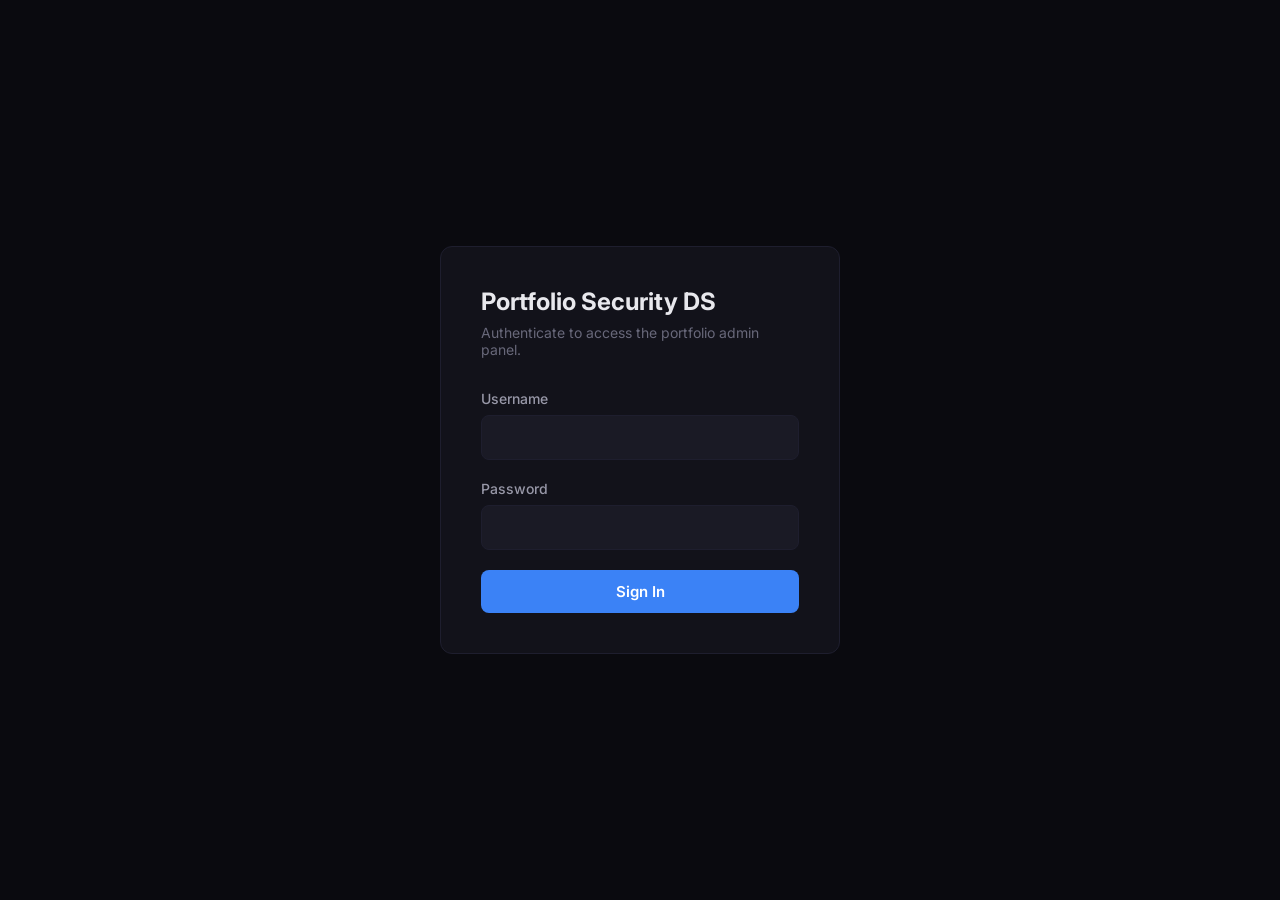
<file: portfolio-api/templates/dashboard.html>
<!DOCTYPE html>
<html lang="en">
<head>
    <meta charset="UTF-8">
    <meta name="viewport" content="width=device-width, initial-scale=1.0">
    <title>Portfolio Security DS — Christopher Mutuku Musila</title>
    <link rel="preconnect" href="https://fonts.googleapis.com">
    <link rel="preconnect" href="https://fonts.gstatic.com" crossorigin>
    <link href="https://fonts.googleapis.com/css2?family=Inter:wght@300;400;500;600;700&family=JetBrains+Mono:wght@400;500&display=swap" rel="stylesheet">
    <style>
        *, *::before, *::after { margin: 0; padding: 0; box-sizing: border-box; }

        :root {
            --bg: #0a0a0f;
            --bg-card: #12121a;
            --bg-input: #1a1a25;
            --border: #1e1e2e;
            --border-light: #2a2a3a;
            --text: #e8e8ed;
            --text-secondary: #9898a8;
            --text-muted: #68687a;
            --accent: #3b82f6;
            --accent-hover: #2563eb;
            --green: #22c55e;
            --red: #ef4444;
            --orange: #f59e0b;
            --yellow: #eab308;
            --purple: #a855f7;
            --font: 'Inter', -apple-system, sans-serif;
            --mono: 'JetBrains Mono', monospace;
        }

        body { font-family: var(--font); background: var(--bg); color: var(--text); min-height: 100vh; }

        .login-screen { display: flex; align-items: center; justify-content: center; min-height: 100vh; padding: 2rem; }
        .login-card { background: var(--bg-card); border: 1px solid var(--border); border-radius: 12px; padding: 2.5rem; width: 100%; max-width: 400px; }
        .login-card h1 { font-size: 1.5rem; margin-bottom: 0.5rem; }
        .login-card p { color: var(--text-muted); font-size: 0.875rem; margin-bottom: 2rem; }
        .form-group { margin-bottom: 1.25rem; }
        .form-group label { display: block; font-size: 0.875rem; font-weight: 500; color: var(--text-secondary); margin-bottom: 0.5rem; }
        .form-group input, .form-group select { width: 100%; padding: 0.75rem 1rem; font-size: 0.9375rem; font-family: var(--font); background: var(--bg-input); border: 1px solid var(--border); border-radius: 8px; color: var(--text); outline: none; transition: border-color 0.2s; }
        .form-group input:focus, .form-group select:focus { border-color: var(--accent); }
        .form-group select { appearance: none; background-image: url("data:image/svg+xml,%3Csvg width='12' height='8' viewBox='0 0 12 8' fill='none' xmlns='http://www.w3.org/2000/svg'%3E%3Cpath d='M1 1.5L6 6.5L11 1.5' stroke='%2368687a' stroke-width='1.5' stroke-linecap='round'/%3E%3C/svg%3E"); background-repeat: no-repeat; background-position: right 1rem center; padding-right: 2.5rem; }
        .form-group select option { background: var(--bg-card); color: var(--text); }

        .btn { display: inline-flex; align-items: center; justify-content: center; padding: 0.75rem 1.5rem; font-size: 0.9375rem; font-weight: 600; font-family: var(--font); border: none; border-radius: 8px; cursor: pointer; transition: all 0.2s; width: 100%; }
        .btn-primary { background: var(--accent); color: #fff; }
        .btn-primary:hover { background: var(--accent-hover); }
        .btn-small { padding: 0.5rem 1rem; font-size: 0.8125rem; width: auto; }
        .btn-ghost { background: var(--bg-input); color: var(--text-secondary); border: 1px solid var(--border); }
        .btn-ghost:hover { color: var(--text); border-color: var(--border-light); }
        .error-msg { color: var(--red); font-size: 0.875rem; margin-top: 1rem; display: none; }

        .dashboard { display: none; min-height: 100vh; }
        .dashboard.active { display: block; }
        .dash-header { background: var(--bg-card); border-bottom: 1px solid var(--border); padding: 1rem 2rem; display: flex; align-items: center; justify-content: space-between; position: sticky; top: 0; z-index: 100; }
        .dash-header h2 { font-size: 1.125rem; font-family: var(--mono); }
        .dash-header h2 span { color: var(--accent); }
        .dash-header-right { display: flex; align-items: center; gap: 1rem; }
        .dash-header-right .user { font-size: 0.875rem; color: var(--text-muted); }
        .dash-content { max-width: 1400px; margin: 0 auto; padding: 2rem; }

        .stats-grid { display: grid; grid-template-columns: repeat(auto-fill, minmax(180px, 1fr)); gap: 1rem; margin-bottom: 2rem; }
        .stat-card { background: var(--bg-card); border: 1px solid var(--border); border-radius: 10px; padding: 1.25rem; }
        .stat-card__label { font-size: 0.75rem; color: var(--text-muted); text-transform: uppercase; letter-spacing: 0.5px; margin-bottom: 0.5rem; }
        .stat-card__value { font-size: 1.5rem; font-weight: 700; font-family: var(--mono); }
        .stat-card__value--accent { color: var(--accent); }
        .stat-card__value--green { color: var(--green); }
        .stat-card__value--red { color: var(--red); }
        .stat-card__value--orange { color: var(--orange); }
        .stat-card__value--purple { color: var(--purple); }

        .tabs { display: flex; gap: 0.25rem; margin-bottom: 1.5rem; border-bottom: 1px solid var(--border); overflow-x: auto; }
        .tab { padding: 0.75rem 1.25rem; font-size: 0.875rem; font-weight: 500; font-family: var(--font); background: none; border: none; border-bottom: 2px solid transparent; color: var(--text-muted); cursor: pointer; transition: all 0.2s; white-space: nowrap; }
        .tab:hover { color: var(--text); }
        .tab.active { color: var(--accent); border-bottom-color: var(--accent); }
        .tab-content { display: none; }
        .tab-content.active { display: block; }

        .filters { display: flex; flex-wrap: wrap; gap: 0.75rem; margin-bottom: 1.25rem; align-items: end; }
        .filter-group { display: flex; flex-direction: column; gap: 0.375rem; }
        .filter-group label { font-size: 0.75rem; color: var(--text-muted); text-transform: uppercase; letter-spacing: 0.5px; }
        .filter-group input, .filter-group select { padding: 0.5rem 0.75rem; font-size: 0.8125rem; font-family: var(--font); background: var(--bg-input); border: 1px solid var(--border); border-radius: 6px; color: var(--text); outline: none; }
        .filter-group input:focus, .filter-group select:focus { border-color: var(--accent); }
        .filter-actions { display: flex; gap: 0.5rem; }

        .table-wrapper { background: var(--bg-card); border: 1px solid var(--border); border-radius: 10px; overflow: hidden; }
        table { width: 100%; border-collapse: collapse; }
        thead { background: var(--bg-input); }
        th { padding: 0.75rem 1rem; font-size: 0.75rem; font-weight: 600; color: var(--text-muted); text-align: left; text-transform: uppercase; letter-spacing: 0.5px; border-bottom: 1px solid var(--border); white-space: nowrap; }
        td { padding: 0.75rem 1rem; font-size: 0.8125rem; border-bottom: 1px solid var(--border); color: var(--text-secondary); }
        tr:last-child td { border-bottom: none; }
        tr:hover td { background: rgba(59, 130, 246, 0.03); }
        tr.clickable { cursor: pointer; }

        .badge { display: inline-block; padding: 0.2rem 0.5rem; font-size: 0.6875rem; font-weight: 600; border-radius: 4px; text-transform: uppercase; letter-spacing: 0.3px; }
        .badge--allowed { background: rgba(34, 197, 94, 0.15); color: var(--green); }
        .badge--blocked { background: rgba(239, 68, 68, 0.15); color: var(--red); }
        .badge--flagged { background: rgba(245, 158, 11, 0.15); color: var(--orange); }
        .badge--failed { background: rgba(239, 68, 68, 0.15); color: var(--red); }
        .badge--pending { background: rgba(59, 130, 246, 0.1); color: var(--accent); }
        .badge--spam { background: rgba(239, 68, 68, 0.1); color: var(--red); }
        .badge--info { background: rgba(59, 130, 246, 0.1); color: var(--accent); }
        .badge--warning { background: rgba(245, 158, 11, 0.15); color: var(--orange); }
        .badge--security { background: rgba(239, 68, 68, 0.1); color: var(--red); }
        .badge--critical { background: rgba(239, 68, 68, 0.2); color: var(--red); }

        .mono { font-family: var(--mono); font-size: 0.75rem; }
        .text-muted { color: var(--text-muted); }
        .truncate { max-width: 200px; white-space: nowrap; overflow: hidden; text-overflow: ellipsis; }

        .pagination { display: flex; align-items: center; justify-content: space-between; padding: 1rem; border-top: 1px solid var(--border); font-size: 0.8125rem; color: var(--text-muted); }
        .pagination-btns { display: flex; gap: 0.5rem; }
        .pagination-btns button { padding: 0.375rem 0.75rem; font-size: 0.75rem; font-family: var(--font); background: var(--bg-input); border: 1px solid var(--border); border-radius: 4px; color: var(--text-secondary); cursor: pointer; }
        .pagination-btns button:hover { border-color: var(--accent); color: var(--text); }
        .pagination-btns button:disabled { opacity: 0.4; cursor: default; }

        /* Detail Modal */
        .modal-overlay { position: fixed; top: 0; left: 0; width: 100%; height: 100%; background: rgba(0,0,0,0.7); backdrop-filter: blur(4px); z-index: 2000; display: flex; align-items: center; justify-content: center; padding: 2rem; opacity: 0; pointer-events: none; transition: opacity 0.2s; }
        .modal-overlay.active { opacity: 1; pointer-events: all; }
        .modal { background: var(--bg-card); border: 1px solid var(--border); border-radius: 12px; width: 100%; max-width: 640px; max-height: 85vh; overflow-y: auto; }
        .modal-header { padding: 1.5rem; border-bottom: 1px solid var(--border); display: flex; align-items: center; justify-content: space-between; }
        .modal-header h3 { font-size: 1rem; font-weight: 600; }
        .modal-close { background: none; border: none; color: var(--text-muted); font-size: 1.25rem; cursor: pointer; padding: 0.25rem; }
        .modal-close:hover { color: var(--text); }
        .modal-body { padding: 1.5rem; }
        .detail-grid { display: grid; grid-template-columns: 140px 1fr; gap: 0.75rem 1rem; font-size: 0.875rem; }
        .detail-label { color: var(--text-muted); font-weight: 500; }
        .detail-value { color: var(--text-secondary); word-break: break-all; }
        .detail-value.mono { font-family: var(--mono); font-size: 0.8125rem; }

        .privacy-notice { background: var(--bg-card); border: 1px solid var(--border); border-radius: 10px; padding: 1.5rem; margin-bottom: 2rem; font-size: 0.875rem; color: var(--text-muted); line-height: 1.7; }
        .privacy-notice strong { color: var(--text-secondary); }
        .empty-state { text-align: center; padding: 3rem; color: var(--text-muted); }

        @media (max-width: 768px) {
            .dash-content { padding: 1rem; }
            .stats-grid { grid-template-columns: repeat(2, 1fr); }
            .table-wrapper { overflow-x: auto; }
            table { min-width: 900px; }
            .filters { flex-direction: column; }
        }
    </style>
</head>
<body>

    <!-- LOGIN SCREEN -->
    <div class="login-screen" id="loginScreen">
        <div class="login-card">
            <h1>Portfolio Security DS</h1>
            <p>Authenticate to access the portfolio admin panel.</p>
            <form id="loginForm">
                <div class="form-group">
                    <label for="username">Username</label>
                    <input type="text" id="username" name="username" required autocomplete="username">
                </div>
                <div class="form-group">
                    <label for="password">Password</label>
                    <input type="password" id="password" name="password" required autocomplete="current-password">
                </div>
                <button type="submit" class="btn btn-primary">Sign In</button>
                <p class="error-msg" id="loginError"></p>
            </form>
        </div>
    </div>

    <!-- DASHBOARD -->
    <div class="dashboard" id="dashboard">
        <div class="dash-header">
            <h2><span>CM.</span> Portfolio Security DS</h2>
            <div class="dash-header-right">
                <span class="user" id="dashUser"></span>
                <button class="btn btn-ghost btn-small" onclick="logout()">Sign Out</button>
            </div>
        </div>

        <div class="dash-content">
            <div class="privacy-notice">
                <strong>Security & Privacy Notice:</strong>
                This dashboard records limited technical information — request timestamps, browser information
                and network identifiers — for security, abuse prevention, troubleshooting and protection of the
                website. No GPS location, passwords, API keys or secrets are stored.
            </div>

            <!-- Summary Stats -->
            <div class="stats-grid" id="statsGrid">
                <div class="stat-card">
                    <div class="stat-card__label">Total Events</div>
                    <div class="stat-card__value" id="statTotalEvents">—</div>
                </div>
                <div class="stat-card">
                    <div class="stat-card__label">Today's Visits</div>
                    <div class="stat-card__value stat-card__value--accent" id="statTodayVisits">—</div>
                </div>
                <div class="stat-card">
                    <div class="stat-card__label">Security Events</div>
                    <div class="stat-card__value stat-card__value--red" id="statSecurityEvents">—</div>
                </div>
                <div class="stat-card">
                    <div class="stat-card__label">Flagged Events</div>
                    <div class="stat-card__value stat-card__value--orange" id="statFlaggedEvents">—</div>
                </div>
                <div class="stat-card">
                    <div class="stat-card__label">Blocked Requests</div>
                    <div class="stat-card__value stat-card__value--red" id="statBlockedEvents">—</div>
                </div>
                <div class="stat-card">
                    <div class="stat-card__label">CV Requests</div>
                    <div class="stat-card__value stat-card__value--purple" id="statCvRequests">—</div>
                </div>
                <div class="stat-card">
                    <div class="stat-card__label">Contact Requests</div>
                    <div class="stat-card__value stat-card__value--accent" id="statContactRequests">—</div>
                </div>
                <div class="stat-card">
                    <div class="stat-card__label">Project Link Requests</div>
                    <div class="stat-card__value stat-card__value--accent" id="statProjectLinkRequests">—</div>
                </div>
            </div>

            <!-- Tabs -->
            <div class="tabs">
                <button class="tab active" data-tab="security">Security Events</button>
                <button class="tab" data-tab="contacts">Contact Requests</button>
                <button class="tab" data-tab="cv">CV Requests</button>
                <button class="tab" data-tab="links">Project Link Requests</button>
            </div>

            <!-- Security Events Tab -->
            <div class="tab-content active" id="tab-security">
                <!-- Filters -->
                <div class="filters">
                    <div class="filter-group">
                        <label>Search (IP / Request ID)</label>
                        <input type="text" id="filterSearch" placeholder="IP or Request ID...">
                    </div>
                    <div class="filter-group">
                        <label>Event Type</label>
                        <select id="filterEventType">
                            <option value="">All Events</option>
                            <option value="portfolio_visit">Portfolio Visit</option>
                            <option value="page_view">Page View</option>
                            <option value="project_view">Project View</option>
                            <option value="cv_request">CV Request</option>
                            <option value="contact_request">Contact Request</option>
                            <option value="project_link_request">Project Link Request</option>
                            <option value="admin_login">Admin Login</option>
                            <option value="validation_error">Validation Error</option>
                            <option value="rate_limit_exceeded">Rate Limit</option>
                            <option value="suspicious_request">Suspicious Request</option>
                            <option value="honeypot_triggered">Honeypot Triggered</option>
                            <option value="unauthorized_access">Unauthorized Access</option>
                            <option value="forbidden_request">Forbidden Request</option>
                            <option value="invalid_endpoint">Invalid Endpoint</option>
                            <option value="server_error">Server Error</option>
                        </select>
                    </div>
                    <div class="filter-group">
                        <label>Result</label>
                        <select id="filterResult">
                            <option value="">All</option>
                            <option value="allowed">Allowed</option>
                            <option value="blocked">Blocked</option>
                            <option value="flagged">Flagged</option>
                            <option value="failed">Failed</option>
                        </select>
                    </div>
                    <div class="filter-group">
                        <label>Severity</label>
                        <select id="filterSeverity">
                            <option value="">All</option>
                            <option value="info">Info</option>
                            <option value="warning">Warning</option>
                            <option value="security">Security</option>
                            <option value="critical">Critical</option>
                        </select>
                    </div>
                    <div class="filter-group">
                        <label>Method</label>
                        <select id="filterMethod">
                            <option value="">All</option>
                            <option value="GET">GET</option>
                            <option value="POST">POST</option>
                            <option value="PUT">PUT</option>
                            <option value="DELETE">DELETE</option>
                        </select>
                    </div>
                    <div class="filter-group">
                        <label>Status</label>
                        <select id="filterStatus">
                            <option value="">All</option>
                            <option value="200">200</option>
                            <option value="400">400</option>
                            <option value="401">401</option>
                            <option value="403">403</option>
                            <option value="404">404</option>
                            <option value="429">429</option>
                            <option value="500">500</option>
                        </select>
                    </div>
                    <div class="filter-group">
                        <label>Date From</label>
                        <input type="date" id="filterDateFrom">
                    </div>
                    <div class="filter-group">
                        <label>Date To</label>
                        <input type="date" id="filterDateTo">
                    </div>
                    <div class="filter-actions">
                        <button class="btn btn-primary btn-small" onclick="loadSecurityLogs(1)">Filter</button>
                        <button class="btn btn-ghost btn-small" onclick="clearFilters()">Clear</button>
                    </div>
                </div>

                <div class="table-wrapper">
                    <table>
                        <thead>
                            <tr>
                                <th>Time</th>
                                <th>Event</th>
                                <th>Severity</th>
                                <th>Method</th>
                                <th>Status</th>
                                <th>Result</th>
                                <th>IP</th>
                                <th>Detail</th>
                            </tr>
                        </thead>
                        <tbody id="securityTableBody">
                            <tr><td colspan="8" class="empty-state">Loading...</td></tr>
                        </tbody>
                    </table>
                    <div class="pagination" id="securityPagination"></div>
                </div>
            </div>

            <!-- Contacts Tab -->
            <div class="tab-content" id="tab-contacts">
                <div class="table-wrapper">
                    <table>
                        <thead>
                            <tr>
                                <th>Time</th>
                                <th>Name</th>
                                <th>Company</th>
                                <th>Email</th>
                                <th>Type</th>
                                <th>Status</th>
                                <th>ID</th>
                            </tr>
                        </thead>
                        <tbody id="contactsTableBody">
                            <tr><td colspan="7" class="empty-state">Loading...</td></tr>
                        </tbody>
                    </table>
                </div>
            </div>

            <!-- CV Requests Tab -->
            <div class="tab-content" id="tab-cv">
                <div class="table-wrapper">
                    <table>
                        <thead>
                            <tr>
                                <th>Time</th>
                                <th>Name</th>
                                <th>Company</th>
                                <th>Email</th>
                                <th>Position</th>
                                <th>Status</th>
                                <th>ID</th>
                            </tr>
                        </thead>
                        <tbody id="cvTableBody">
                            <tr><td colspan="7" class="empty-state">Loading...</td></tr>
                        </tbody>
                    </table>
                </div>
            </div>

            <!-- Link Requests Tab -->
            <div class="tab-content" id="tab-links">
                <div class="table-wrapper">
                    <table>
                        <thead>
                            <tr>
                                <th>Time</th>
                                <th>Name</th>
                                <th>Company</th>
                                <th>Email</th>
                                <th>Projects</th>
                                <th>Status</th>
                                <th>ID</th>
                            </tr>
                        </thead>
                        <tbody id="linksTableBody">
                            <tr><td colspan="7" class="empty-state">Loading...</td></tr>
                        </tbody>
                    </table>
                </div>
            </div>
        </div>
    </div>

    <!-- Event Detail Modal -->
    <div class="modal-overlay" id="eventModal">
        <div class="modal">
            <div class="modal-header">
                <h3>Event Details</h3>
                <button class="modal-close" onclick="closeModal()">&times;</button>
            </div>
            <div class="modal-body" id="eventModalBody"></div>
        </div>
    </div>

    <script>
    const API_BASE = window.location.origin + '/api';
    let authToken = localStorage.getItem('dash_token');
    let secPage = 1;

    if (authToken) showDashboard();

    // Tabs
    document.querySelectorAll('.tab').forEach(tab => {
        tab.addEventListener('click', () => {
            document.querySelectorAll('.tab').forEach(t => t.classList.remove('active'));
            document.querySelectorAll('.tab-content').forEach(c => c.classList.remove('active'));
            tab.classList.add('active');
            document.getElementById('tab-' + tab.dataset.tab).classList.add('active');
        });
    });

    // Login
    document.getElementById('loginForm').addEventListener('submit', async (e) => {
        e.preventDefault();
        const username = document.getElementById('username').value;
        const password = document.getElementById('password').value;
        const errorEl = document.getElementById('loginError');
        try {
            const res = await fetch(API_BASE + '/admin/login/', {
                method: 'POST',
                headers: { 'Content-Type': 'application/json' },
                body: JSON.stringify({ username, password }),
            });
            const data = await res.json();
            if (res.ok && data.token) {
                authToken = data.token;
                localStorage.setItem('dash_token', authToken);
                document.getElementById('dashUser').textContent = data.user;
                showDashboard();
            } else {
                errorEl.textContent = data.detail || 'Login failed.';
                errorEl.style.display = 'block';
            }
        } catch (err) {
            errorEl.textContent = 'Connection error.';
            errorEl.style.display = 'block';
        }
    });

    function logout() {
        authToken = null;
        localStorage.removeItem('dash_token');
        document.getElementById('dashboard').classList.remove('active');
        document.getElementById('loginScreen').style.display = 'flex';
    }

    async function showDashboard() {
        document.getElementById('loginScreen').style.display = 'none';
        document.getElementById('dashboard').classList.add('active');
        try {
            const res = await fetch(API_BASE + '/admin/dashboard/', {
                headers: { 'Authorization': 'Bearer ' + authToken },
            });
            if (res.status === 401 || res.status === 403) { logout(); return; }
            const data = await res.json();
            renderDashboard(data);
        } catch (err) {
            console.error('Dashboard load error:', err);
        }
    }

    function renderDashboard(data) {
        const s = data.summary;
        document.getElementById('statTotalEvents').textContent = s.total_events;
        document.getElementById('statTodayVisits').textContent = s.today_visits;
        document.getElementById('statSecurityEvents').textContent = s.security_events;
        document.getElementById('statFlaggedEvents').textContent = s.flagged_events;
        document.getElementById('statBlockedEvents').textContent = s.blocked_events;
        document.getElementById('statCvRequests').textContent = s.cv_requests;
        document.getElementById('statContactRequests').textContent = s.contact_requests;
        document.getElementById('statProjectLinkRequests').textContent = s.project_link_requests;

        renderSecurityTable(data.recent_events);
        renderContactsTable(data.recent_contacts);
        renderCvTable(data.recent_cvs);
        renderLinksTable(data.recent_links);
        loadSecurityLogs(1);
    }

    function renderSecurityTable(events) {
        const body = document.getElementById('securityTableBody');
        if (!events || events.length === 0) {
            body.innerHTML = '<tr><td colspan="8" class="empty-state">No security events recorded.</td></tr>';
            return;
        }
        body.innerHTML = events.map(e => `
            <tr class="clickable" onclick="showEventDetail('${e.event_id}')">
                <td class="mono">${formatTime(e.created_at)}</td>
                <td>${escapeHtml(e.event_type_display)}</td>
                <td><span class="badge badge--${e.severity}">${e.severity}</span></td>
                <td class="mono">${e.http_method}</td>
                <td class="mono">${e.http_status || '—'}</td>
                <td><span class="badge badge--${e.result}">${e.result_display}</span></td>
                <td class="mono">${e.ip_address}</td>
                <td class="truncate text-muted" title="${escapeHtml(e.detail)}">${escapeHtml(e.detail) || '—'}</td>
            </tr>
        `).join('');
    }

    async function loadSecurityLogs(page) {
        secPage = page;
        const params = new URLSearchParams();
        const search = document.getElementById('filterSearch').value;
        const eventType = document.getElementById('filterEventType').value;
        const result = document.getElementById('filterResult').value;
        const severity = document.getElementById('filterSeverity').value;
        const method = document.getElementById('filterMethod').value;
        const status = document.getElementById('filterStatus').value;
        const dateFrom = document.getElementById('filterDateFrom').value;
        const dateTo = document.getElementById('filterDateTo').value;

        if (search) params.set('search', search);
        if (eventType) params.set('event_type', eventType);
        if (result) params.set('result', result);
        if (severity) params.set('severity', severity);
        if (method) params.set('method', method);
        if (status) params.set('status', status);
        if (dateFrom) params.set('date_from', dateFrom);
        if (dateTo) params.set('date_to', dateTo);
        params.set('page', page);
        params.set('per_page', 30);

        try {
            const res = await fetch(API_BASE + '/admin/security-logs/?' + params.toString(), {
                headers: { 'Authorization': 'Bearer ' + authToken },
            });
            if (res.ok) {
                const data = await res.json();
                renderSecurityTable(data.items);
                renderPagination(data);
            }
        } catch (err) {
            console.error('Failed to load security logs:', err);
        }
    }

    function renderPagination(data) {
        const el = document.getElementById('securityPagination');
        if (data.pages <= 1) { el.innerHTML = ''; return; }
        el.innerHTML = `
            <span>Page ${data.page} of ${data.pages} (${data.total} events)</span>
            <div class="pagination-btns">
                <button ${data.page <= 1 ? 'disabled' : ''} onclick="loadSecurityLogs(${data.page - 1})">Prev</button>
                <button ${data.page >= data.pages ? 'disabled' : ''} onclick="loadSecurityLogs(${data.page + 1})">Next</button>
            </div>
        `;
    }

    function clearFilters() {
        document.getElementById('filterSearch').value = '';
        document.getElementById('filterEventType').value = '';
        document.getElementById('filterResult').value = '';
        document.getElementById('filterSeverity').value = '';
        document.getElementById('filterMethod').value = '';
        document.getElementById('filterStatus').value = '';
        document.getElementById('filterDateFrom').value = '';
        document.getElementById('filterDateTo').value = '';
        loadSecurityLogs(1);
    }

    async function showEventDetail(eventId) {
        try {
            const res = await fetch(API_BASE + '/admin/security-logs/?event_id=' + eventId, {
                headers: { 'Authorization': 'Bearer ' + authToken },
            });
            if (!res.ok) return;
            const e = await res.json();
            const body = document.getElementById('eventModalBody');
            body.innerHTML = `
                <div class="detail-grid">
                    <div class="detail-label">Event ID</div>
                    <div class="detail-value mono">${e.event_id}</div>
                    <div class="detail-label">Timestamp</div>
                    <div class="detail-value">${new Date(e.created_at).toLocaleString()}</div>
                    <div class="detail-label">Event Type</div>
                    <div class="detail-value">${escapeHtml(e.event_type_display)}</div>
                    <div class="detail-label">Severity</div>
                    <div class="detail-value"><span class="badge badge--${e.severity}">${e.severity_display}</span></div>
                    <div class="detail-label">IP Address</div>
                    <div class="detail-value mono">${e.ip_address}</div>
                    <div class="detail-label">Endpoint</div>
                    <div class="detail-value mono">${escapeHtml(e.endpoint)}</div>
                    <div class="detail-label">HTTP Method</div>
                    <div class="detail-value mono">${e.http_method}</div>
                    <div class="detail-label">HTTP Status</div>
                    <div class="detail-value mono">${e.http_status || '—'}</div>
                    <div class="detail-label">Result</div>
                    <div class="detail-value"><span class="badge badge--${e.result}">${e.result_display}</span></div>
                    <div class="detail-label">Action Taken</div>
                    <div class="detail-value">${escapeHtml(e.action_taken) || '—'}</div>
                    <div class="detail-label">Request ID</div>
                    <div class="detail-value mono">${e.request_id || '—'}</div>
                    <div class="detail-label">User-Agent</div>
                    <div class="detail-value" style="font-size:0.75rem;">${escapeHtml(e.user_agent) || '—'}</div>
                    <div class="detail-label">Referrer</div>
                    <div class="detail-value">${escapeHtml(e.referrer) || '—'}</div>
                    <div class="detail-label">Location</div>
                    <div class="detail-value">${escapeHtml(e.location) || '—'}</div>
                    <div class="detail-label">Event Details</div>
                    <div class="detail-value">${escapeHtml(e.detail) || '—'}</div>
                </div>
            `;
            document.getElementById('eventModal').classList.add('active');
        } catch (err) {
            console.error('Failed to load event detail:', err);
        }
    }

    function closeModal() {
        document.getElementById('eventModal').classList.remove('active');
    }

    document.getElementById('eventModal').addEventListener('click', (e) => {
        if (e.target === document.getElementById('eventModal')) closeModal();
    });

    document.addEventListener('keydown', (e) => {
        if (e.key === 'Escape') closeModal();
    });

    function renderContactsTable(contacts) {
        const body = document.getElementById('contactsTableBody');
        if (!contacts || contacts.length === 0) {
            body.innerHTML = '<tr><td colspan="7" class="empty-state">No contact requests yet.</td></tr>';
            return;
        }
        body.innerHTML = contacts.map(c => `
            <tr>
                <td class="mono">${formatTime(c.created_at)}</td>
                <td>${escapeHtml(c.full_name)}</td>
                <td>${escapeHtml(c.company)}</td>
                <td class="mono">${escapeHtml(c.email)}</td>
                <td>${escapeHtml(c.opportunity_type)}</td>
                <td><span class="badge badge--${c.status}">${c.status}</span></td>
                <td class="mono text-muted">${c.request_id.slice(0, 8)}</td>
            </tr>
        `).join('');
    }

    function renderCvTable(cvs) {
        const body = document.getElementById('cvTableBody');
        if (!cvs || cvs.length === 0) {
            body.innerHTML = '<tr><td colspan="7" class="empty-state">No CV requests yet.</td></tr>';
            return;
        }
        body.innerHTML = cvs.map(c => `
            <tr>
                <td class="mono">${formatTime(c.created_at)}</td>
                <td>${escapeHtml(c.full_name)}</td>
                <td>${escapeHtml(c.company)}</td>
                <td class="mono">${escapeHtml(c.email)}</td>
                <td>${escapeHtml(c.position)}</td>
                <td><span class="badge badge--${c.status}">${c.status}</span></td>
                <td class="mono text-muted">${c.request_id.slice(0, 8)}</td>
            </tr>
        `).join('');
    }

    function renderLinksTable(links) {
        const body = document.getElementById('linksTableBody');
        if (!links || links.length === 0) {
            body.innerHTML = '<tr><td colspan="7" class="empty-state">No project link requests yet.</td></tr>';
            return;
        }
        body.innerHTML = links.map(l => `
            <tr>
                <td class="mono">${formatTime(l.created_at)}</td>
                <td>${escapeHtml(l.full_name)}</td>
                <td>${escapeHtml(l.company)}</td>
                <td class="mono">${escapeHtml(l.email)}</td>
                <td>${Array.isArray(l.projects) ? l.projects.join(', ') : l.projects}</td>
                <td><span class="badge badge--${l.status}">${l.status}</span></td>
                <td class="mono text-muted">${l.request_id.slice(0, 8)}</td>
            </tr>
        `).join('');
    }

    function formatTime(iso) {
        const d = new Date(iso);
        return d.toLocaleString('en-GB', { day: '2-digit', month: 'short', hour: '2-digit', minute: '2-digit' });
    }

    function escapeHtml(str) {
        if (!str) return '';
        const div = document.createElement('div');
        div.textContent = str;
        return div.innerHTML;
    }
    </script>
</body>
</html>
</file>
<file: css/style.css>
/* ============================================
   CHRISTOPHER MUTUKU MUSILA — PORTFOLIO
   Main Stylesheet
   ============================================ */

/* --- Reset & Base --- */
*, *::before, *::after {
    margin: 0;
    padding: 0;
    box-sizing: border-box;
}

:root {
    --bg-primary: #0a0a0f;
    --bg-secondary: #12121a;
    --bg-card: #16161f;
    --bg-card-hover: #1c1c28;
    --border: #1e1e2e;
    --border-light: #2a2a3a;
    --text-primary: #e8e8ed;
    --text-secondary: #9898a8;
    --text-muted: #68687a;
    --accent: #3b82f6;
    --accent-hover: #2563eb;
    --accent-glow: rgba(59, 130, 246, 0.15);
    --green: #22c55e;
    --green-glow: rgba(34, 197, 94, 0.15);
    --orange: #f59e0b;
    --red: #ef4444;
    --purple: #a855f7;
    --cyan: #06b6d4;
    --font-sans: 'Inter', -apple-system, BlinkMacSystemFont, 'Segoe UI', sans-serif;
    --font-mono: 'JetBrains Mono', 'Fira Code', monospace;
    --max-width: 1200px;
    --nav-height: 72px;
}

html {
    scroll-behavior: smooth;
    scroll-padding-top: var(--nav-height);
}

body {
    font-family: var(--font-sans);
    background: var(--bg-primary);
    color: var(--text-primary);
    line-height: 1.7;
    -webkit-font-smoothing: antialiased;
    -moz-osx-font-smoothing: grayscale;
    overflow-x: hidden;
}

a {
    color: inherit;
    text-decoration: none;
}

img {
    max-width: 100%;
    display: block;
}

ul {
    list-style: none;
}

.accent {
    color: var(--accent);
}

/* --- Navigation --- */
.nav {
    position: fixed;
    top: 0;
    left: 0;
    right: 0;
    height: var(--nav-height);
    background: rgba(10, 10, 15, 0.85);
    backdrop-filter: blur(20px);
    -webkit-backdrop-filter: blur(20px);
    border-bottom: 1px solid var(--border);
    z-index: 1000;
    transition: background 0.3s ease;
}

.nav__container {
    max-width: var(--max-width);
    margin: 0 auto;
    padding: 0 2rem;
    height: 100%;
    display: flex;
    align-items: center;
    justify-content: space-between;
}

.nav__logo {
    font-size: 1.5rem;
    font-weight: 700;
    letter-spacing: -0.5px;
    font-family: var(--font-mono);
}

.nav__toggle {
    display: none;
    flex-direction: column;
    gap: 5px;
    background: none;
    border: none;
    cursor: pointer;
    padding: 4px;
    z-index: 1001;
}

.nav__toggle span {
    width: 24px;
    height: 2px;
    background: var(--text-primary);
    transition: all 0.3s ease;
    border-radius: 2px;
}

.nav__toggle.active span:nth-child(1) {
    transform: rotate(45deg) translate(5px, 5px);
}

.nav__toggle.active span:nth-child(2) {
    opacity: 0;
}

.nav__toggle.active span:nth-child(3) {
    transform: rotate(-45deg) translate(5px, -5px);
}

.nav__menu {
    display: flex;
    align-items: center;
    gap: 0.25rem;
}

.nav__link {
    padding: 0.5rem 1rem;
    font-size: 0.875rem;
    font-weight: 500;
    color: var(--text-secondary);
    transition: color 0.2s ease;
    border-radius: 6px;
    white-space: nowrap;
    background: none;
    border: none;
    cursor: pointer;
    font-family: var(--font-sans);
}

.nav__link:hover,
.nav__link.active {
    color: var(--text-primary);
}

.nav__link--cta {
    background: var(--accent) !important;
    color: #fff !important;
    padding: 0.5rem 1.25rem;
    margin-left: 0.5rem;
}

.nav__link--cta:hover {
    background: var(--accent-hover) !important;
}

/* --- Buttons --- */
.btn {
    display: inline-flex;
    align-items: center;
    justify-content: center;
    gap: 0.5rem;
    padding: 0.875rem 1.75rem;
    font-size: 0.9375rem;
    font-weight: 600;
    font-family: var(--font-sans);
    border-radius: 8px;
    cursor: pointer;
    transition: all 0.2s ease;
    border: none;
    text-decoration: none;
    white-space: nowrap;
}

.btn--primary {
    background: var(--accent);
    color: #fff;
}

.btn--primary:hover {
    background: var(--accent-hover);
    transform: translateY(-1px);
    box-shadow: 0 8px 24px rgba(59, 130, 246, 0.25);
}

.btn--secondary {
    background: var(--bg-card);
    color: var(--text-primary);
    border: 1px solid var(--border-light);
}

.btn--secondary:hover {
    background: var(--bg-card-hover);
    border-color: var(--text-muted);
}

.btn--ghost {
    background: transparent;
    color: var(--text-secondary);
    border: 1px solid var(--border);
}

.btn--ghost:hover {
    color: var(--text-primary);
    border-color: var(--text-muted);
}

.btn--outline {
    background: transparent;
    color: var(--accent);
    border: 1px solid var(--accent);
}

.btn--outline:hover {
    background: var(--accent-glow);
}

.btn--large {
    padding: 1rem 2.5rem;
    font-size: 1rem;
}

.btn--small {
    padding: 0.625rem 1.25rem;
    font-size: 0.8125rem;
}

.btn--full {
    width: 100%;
}

/* --- Hero --- */
.hero {
    min-height: 100vh;
    display: flex;
    align-items: center;
    padding-top: var(--nav-height);
    background: var(--bg-primary);
    position: relative;
    overflow: hidden;
}

.hero::before {
    content: '';
    position: absolute;
    top: -50%;
    right: -20%;
    width: 600px;
    height: 600px;
    background: radial-gradient(circle, rgba(59, 130, 246, 0.08) 0%, transparent 70%);
    pointer-events: none;
}

.hero__container {
    max-width: var(--max-width);
    margin: 0 auto;
    padding: 4rem 2rem;
    display: grid;
    grid-template-columns: 1fr 1fr;
    gap: 4rem;
    align-items: center;
    width: 100%;
}

.hero__label {
    font-size: 0.875rem;
    font-weight: 600;
    color: var(--accent);
    text-transform: uppercase;
    letter-spacing: 2px;
    margin-bottom: 1.25rem;
    font-family: var(--font-mono);
}

.hero__title {
    font-size: 3.5rem;
    font-weight: 800;
    line-height: 1.1;
    letter-spacing: -1.5px;
    margin-bottom: 1.5rem;
}

.hero__subtitle {
    font-size: 1rem;
    color: var(--text-secondary);
    margin-bottom: 1.5rem;
    font-weight: 500;
}

.hero__description {
    font-size: 1.0625rem;
    color: var(--text-secondary);
    line-height: 1.8;
    margin-bottom: 2rem;
    max-width: 560px;
}

.hero__actions {
    display: flex;
    gap: 1rem;
    flex-wrap: wrap;
}

/* --- Terminal --- */
.hero__terminal {
    background: var(--bg-card);
    border: 1px solid var(--border);
    border-radius: 12px;
    overflow: hidden;
    box-shadow: 0 20px 60px rgba(0, 0, 0, 0.4);
}

.terminal__header {
    display: flex;
    align-items: center;
    gap: 8px;
    padding: 12px 16px;
    background: var(--bg-secondary);
    border-bottom: 1px solid var(--border);
}

.terminal__dot {
    width: 12px;
    height: 12px;
    border-radius: 50%;
}

.terminal__dot--red { background: #ef4444; }
.terminal__dot--yellow { background: #f59e0b; }
.terminal__dot--green { background: #22c55e; }

.terminal__title {
    font-family: var(--font-mono);
    font-size: 0.8125rem;
    color: var(--text-muted);
    margin-left: auto;
}

.terminal__body {
    padding: 1.5rem;
    font-family: var(--font-mono);
    font-size: 0.875rem;
    line-height: 2;
}

.terminal__prompt {
    color: var(--green);
    margin-right: 0.5rem;
}

.terminal__cmd {
    color: var(--cyan);
}

.terminal__output {
    color: var(--text-secondary);
    padding-left: 1.25rem;
}

.terminal__output--green {
    color: var(--green);
}

.terminal__cursor {
    color: var(--accent);
    animation: blink 1s step-end infinite;
}

@keyframes blink {
    50% { opacity: 0; }
}

/* --- Section --- */
.section {
    padding: 6rem 0;
    border-top: 1px solid var(--border);
}

.section__container {
    max-width: var(--max-width);
    margin: 0 auto;
    padding: 0 2rem;
}

.section__label {
    font-size: 0.8125rem;
    font-weight: 600;
    color: var(--accent);
    text-transform: uppercase;
    letter-spacing: 2px;
    margin-bottom: 1rem;
    font-family: var(--font-mono);
}

.section__title {
    font-size: 2.25rem;
    font-weight: 700;
    letter-spacing: -0.5px;
    margin-bottom: 3rem;
    line-height: 1.2;
}

/* --- About --- */
.about__grid {
    display: grid;
    grid-template-columns: 1.5fr 1fr;
    gap: 4rem;
    align-items: start;
}

.about__text p {
    font-size: 1.0625rem;
    color: var(--text-secondary);
    margin-bottom: 1.25rem;
    line-height: 1.8;
}

.about__highlights {
    display: grid;
    gap: 1rem;
}

.highlight-card {
    background: var(--bg-card);
    border: 1px solid var(--border);
    border-radius: 12px;
    padding: 1.5rem;
    transition: border-color 0.2s ease;
}

.highlight-card:hover {
    border-color: var(--accent);
}

.highlight-card__number {
    font-size: 2rem;
    font-weight: 700;
    color: var(--accent);
    font-family: var(--font-mono);
    margin-bottom: 0.25rem;
}

.highlight-card__label {
    font-size: 0.875rem;
    color: var(--text-secondary);
    line-height: 1.5;
}

/* --- Projects --- */
.projects__grid {
    display: grid;
    grid-template-columns: repeat(auto-fill, minmax(360px, 1fr));
    gap: 1.5rem;
    margin-bottom: 4rem;
}

.project-card {
    background: var(--bg-card);
    border: 1px solid var(--border);
    border-radius: 12px;
    padding: 1.75rem;
    transition: all 0.2s ease;
    display: flex;
    flex-direction: column;
}

.project-card:hover {
    border-color: var(--accent);
    transform: translateY(-2px);
    box-shadow: 0 12px 32px rgba(0, 0, 0, 0.3);
}

.project-card__header {
    display: flex;
    align-items: start;
    justify-content: space-between;
    margin-bottom: 1rem;
}

.project-card__name {
    font-size: 1.25rem;
    font-weight: 700;
}

.project-card__status {
    font-size: 0.75rem;
    font-weight: 600;
    padding: 0.25rem 0.75rem;
    border-radius: 20px;
    text-transform: uppercase;
    letter-spacing: 0.5px;
}

.project-card__status--live {
    background: var(--green-glow);
    color: var(--green);
}

.project-card__status--development {
    background: rgba(245, 158, 11, 0.15);
    color: var(--orange);
}

.project-card__description {
    font-size: 0.9375rem;
    color: var(--text-secondary);
    margin-bottom: 1.25rem;
    line-height: 1.6;
}

.project-card__tech {
    display: flex;
    flex-wrap: wrap;
    gap: 0.375rem;
    margin-bottom: 1.25rem;
}

.project-card__tech span {
    font-size: 0.75rem;
    font-weight: 500;
    padding: 0.25rem 0.625rem;
    background: var(--bg-secondary);
    border: 1px solid var(--border);
    border-radius: 4px;
    color: var(--text-muted);
    font-family: var(--font-mono);
}

.project-card__features {
    display: flex;
    flex-wrap: wrap;
    gap: 0.375rem;
    margin-bottom: 1.5rem;
    flex: 1;
}

.project-card__features span {
    font-size: 0.75rem;
    color: var(--text-muted);
    padding: 0.2rem 0.5rem;
    background: rgba(59, 130, 246, 0.06);
    border-radius: 4px;
}

/* --- GitHub Section --- */
.projects__github {
    border-top: 1px solid var(--border);
    padding-top: 3rem;
}

.projects__github-title {
    font-size: 1.5rem;
    font-weight: 700;
    margin-bottom: 0.5rem;
}

.projects__github-subtitle {
    font-size: 0.9375rem;
    color: var(--text-muted);
    margin-bottom: 2rem;
}

.github__stats {
    display: flex;
    gap: 2rem;
    margin-bottom: 2rem;
}

.github__stat {
    text-align: center;
}

.github__stat-number {
    display: block;
    font-size: 1.75rem;
    font-weight: 700;
    color: var(--accent);
    font-family: var(--font-mono);
}

.github__stat-label {
    font-size: 0.8125rem;
    color: var(--text-muted);
}

.github__repos {
    display: grid;
    grid-template-columns: repeat(auto-fill, minmax(280px, 1fr));
    gap: 1rem;
    margin-bottom: 2rem;
}

.github__loading {
    color: var(--text-muted);
    font-style: italic;
    grid-column: 1 / -1;
    text-align: center;
    padding: 2rem;
}

.repo-card {
    background: var(--bg-card);
    border: 1px solid var(--border);
    border-radius: 8px;
    padding: 1.25rem;
    transition: all 0.2s ease;
}

.repo-card:hover {
    border-color: var(--accent);
}

.repo-card__name {
    font-size: 0.9375rem;
    font-weight: 600;
    margin-bottom: 0.5rem;
    font-family: var(--font-mono);
    color: var(--text-primary);
}

.repo-card__desc {
    font-size: 0.8125rem;
    color: var(--text-muted);
    margin-bottom: 0.75rem;
    line-height: 1.5;
    display: -webkit-box;
    -webkit-line-clamp: 2;
    -webkit-box-orient: vertical;
    overflow: hidden;
}

.projects__github-cta {
    text-align: center;
    padding-top: 1rem;
}

/* --- Skills --- */
.skills__grid {
    display: grid;
    grid-template-columns: repeat(auto-fill, minmax(280px, 1fr));
    gap: 1.5rem;
}

.skill-group {
    background: var(--bg-card);
    border: 1px solid var(--border);
    border-radius: 12px;
    padding: 1.5rem;
}

.skill-group__title {
    font-size: 0.9375rem;
    font-weight: 600;
    margin-bottom: 1rem;
    color: var(--text-primary);
}

.skill-group__items {
    display: flex;
    flex-wrap: wrap;
    gap: 0.5rem;
}

.skill-tag {
    font-size: 0.8125rem;
    font-weight: 500;
    padding: 0.375rem 0.75rem;
    background: var(--bg-secondary);
    border: 1px solid var(--border);
    border-radius: 6px;
    color: var(--text-secondary);
    transition: all 0.2s ease;
}

.skill-tag:hover {
    border-color: var(--accent);
    color: var(--text-primary);
}

/* --- Process --- */
.process__grid {
    display: grid;
    grid-template-columns: repeat(4, 1fr);
    gap: 1.5rem;
}

.process__step {
    background: var(--bg-card);
    border: 1px solid var(--border);
    border-radius: 12px;
    padding: 1.5rem;
    transition: all 0.2s ease;
    position: relative;
}

.process__step:hover {
    border-color: var(--accent);
}

.process__number {
    font-size: 2rem;
    font-weight: 800;
    color: var(--accent);
    font-family: var(--font-mono);
    margin-bottom: 0.75rem;
    opacity: 0.6;
}

.process__title {
    font-size: 1rem;
    font-weight: 600;
    margin-bottom: 0.5rem;
}

.process__description {
    font-size: 0.875rem;
    color: var(--text-muted);
    line-height: 1.6;
}

/* --- Experience --- */
.experience__timeline {
    max-width: 800px;
}

.experience__card {
    background: var(--bg-card);
    border: 1px solid var(--border);
    border-radius: 12px;
    padding: 2rem;
}

.experience__header {
    display: flex;
    justify-content: space-between;
    align-items: start;
    margin-bottom: 1.5rem;
}

.experience__role {
    font-size: 1.25rem;
    font-weight: 700;
    margin-bottom: 0.25rem;
}

.experience__company {
    font-size: 1rem;
    color: var(--accent);
    font-weight: 500;
}

.experience__date {
    font-size: 0.875rem;
    color: var(--text-muted);
    font-family: var(--font-mono);
    padding: 0.25rem 0.75rem;
    background: var(--bg-secondary);
    border: 1px solid var(--border);
    border-radius: 4px;
    white-space: nowrap;
}

.experience__list {
    display: flex;
    flex-direction: column;
    gap: 0.75rem;
}

.experience__list li {
    font-size: 0.9375rem;
    color: var(--text-secondary);
    line-height: 1.7;
    padding-left: 1.25rem;
    position: relative;
}

.experience__list li::before {
    content: '';
    position: absolute;
    left: 0;
    top: 0.625rem;
    width: 6px;
    height: 6px;
    background: var(--accent);
    border-radius: 50%;
}

/* --- Certifications --- */
.certs__grid {
    display: grid;
    grid-template-columns: repeat(auto-fill, minmax(300px, 1fr));
    gap: 1.5rem;
}

.cert-card {
    background: var(--bg-card);
    border: 1px solid var(--border);
    border-radius: 12px;
    padding: 2rem;
    transition: all 0.2s ease;
}

.cert-card:hover {
    border-color: var(--accent);
}

.cert-card__icon {
    color: var(--accent);
    margin-bottom: 1.25rem;
}

.cert-card__title {
    font-size: 1.125rem;
    font-weight: 700;
    margin-bottom: 0.5rem;
}

.cert-card__org {
    font-size: 0.9375rem;
    color: var(--text-secondary);
    margin-bottom: 0.25rem;
}

.cert-card__date {
    font-size: 0.8125rem;
    color: var(--text-muted);
    margin-bottom: 1.25rem;
    font-family: var(--font-mono);
}

.cert-card__link {
    font-size: 0.875rem;
    font-weight: 500;
    color: var(--accent);
    transition: color 0.2s ease;
    background: none;
    border: none;
    cursor: pointer;
    font-family: var(--font-sans);
    padding: 0;
}

.cert-card__link:hover {
    color: var(--accent-hover);
    text-decoration: underline;
}

/* --- Education --- */
.education__card {
    background: var(--bg-card);
    border: 1px solid var(--border);
    border-radius: 12px;
    padding: 2rem;
    display: flex;
    gap: 1.5rem;
    max-width: 700px;
}

.education__icon {
    color: var(--accent);
    flex-shrink: 0;
    margin-top: 0.25rem;
}

.education__degree {
    font-size: 1.25rem;
    font-weight: 700;
    margin-bottom: 0.25rem;
}

.education__school {
    font-size: 1rem;
    color: var(--accent);
    margin-bottom: 0.25rem;
}

.education__status {
    font-size: 0.875rem;
    color: var(--text-muted);
    font-family: var(--font-mono);
    margin-bottom: 1rem;
}

.education__areas {
    display: flex;
    flex-wrap: wrap;
    gap: 0.5rem;
}

/* --- Contact / Opportunities --- */
.contact__intro {
    font-size: 1.0625rem;
    color: var(--text-secondary);
    line-height: 1.8;
    margin-bottom: 3rem;
    max-width: 640px;
}

.contact__actions {
    display: grid;
    grid-template-columns: repeat(3, 1fr);
    gap: 1.5rem;
}

.contact__action-card {
    background: var(--bg-card);
    border: 1px solid var(--border);
    border-radius: 12px;
    padding: 2rem;
    text-align: center;
    transition: all 0.2s ease;
}

.contact__action-card:hover {
    border-color: var(--accent);
}

.contact__action-icon {
    color: var(--accent);
    margin-bottom: 1.25rem;
}

.contact__action-title {
    font-size: 1.125rem;
    font-weight: 700;
    margin-bottom: 0.5rem;
}

.contact__action-desc {
    font-size: 0.875rem;
    color: var(--text-muted);
    line-height: 1.6;
    margin-bottom: 1.5rem;
}

/* --- Modals --- */
.modal-overlay {
    position: fixed;
    top: 0;
    left: 0;
    width: 100%;
    height: 100%;
    background: rgba(0, 0, 0, 0.7);
    backdrop-filter: blur(8px);
    -webkit-backdrop-filter: blur(8px);
    z-index: 2000;
    display: flex;
    align-items: center;
    justify-content: center;
    padding: 2rem;
    opacity: 0;
    pointer-events: none;
    transition: opacity 0.3s ease;
}

.modal-overlay.active {
    opacity: 1;
    pointer-events: all;
}

.modal {
    background: var(--bg-secondary);
    border: 1px solid var(--border);
    border-radius: 16px;
    width: 100%;
    max-width: 560px;
    max-height: 90vh;
    overflow-y: auto;
    position: relative;
    transform: translateY(20px) scale(0.98);
    transition: transform 0.3s ease;
}

.modal-overlay.active .modal {
    transform: translateY(0) scale(1);
}

.modal__close {
    position: absolute;
    top: 1rem;
    right: 1rem;
    width: 36px;
    height: 36px;
    border-radius: 8px;
    background: var(--bg-card);
    border: 1px solid var(--border);
    color: var(--text-secondary);
    font-size: 1.25rem;
    cursor: pointer;
    display: flex;
    align-items: center;
    justify-content: center;
    transition: all 0.2s ease;
    z-index: 1;
}

.modal__close:hover {
    background: var(--bg-card-hover);
    color: var(--text-primary);
}

.modal__header {
    padding: 2rem 2rem 0;
}

.modal__title {
    font-size: 1.5rem;
    font-weight: 700;
    margin-bottom: 0.5rem;
}

.modal__subtitle {
    font-size: 0.9375rem;
    color: var(--text-muted);
    line-height: 1.5;
}

.modal__form {
    padding: 1.5rem 2rem 2rem;
}

.modal__certificate-body {
    padding: 1.5rem 2rem 2rem;
}

.modal__certificate-note {
    font-size: 0.9375rem;
    color: var(--text-secondary);
    line-height: 1.7;
    margin-bottom: 1.5rem;
}

/* --- Forms --- */
.form__honeypot {
    position: absolute;
    left: -9999px;
    opacity: 0;
    height: 0;
    width: 0;
    overflow: hidden;
}

.form__row {
    display: grid;
    grid-template-columns: 1fr 1fr;
    gap: 1rem;
}

.form__group {
    margin-bottom: 1.25rem;
}

.form__label {
    display: block;
    font-size: 0.875rem;
    font-weight: 500;
    color: var(--text-secondary);
    margin-bottom: 0.5rem;
}

.form__required {
    color: var(--red);
}

.form__input {
    width: 100%;
    padding: 0.75rem 1rem;
    font-size: 0.9375rem;
    font-family: var(--font-sans);
    background: var(--bg-card);
    border: 1px solid var(--border);
    border-radius: 8px;
    color: var(--text-primary);
    transition: border-color 0.2s ease;
    outline: none;
}

.form__input::placeholder {
    color: var(--text-muted);
}

.form__input:focus {
    border-color: var(--accent);
}

.form__input.error {
    border-color: var(--red);
}

.form__select {
    appearance: none;
    background-image: url("data:image/svg+xml,%3Csvg width='12' height='8' viewBox='0 0 12 8' fill='none' xmlns='http://www.w3.org/2000/svg'%3E%3Cpath d='M1 1.5L6 6.5L11 1.5' stroke='%2368687a' stroke-width='1.5' stroke-linecap='round' stroke-linejoin='round'/%3E%3C/svg%3E");
    background-repeat: no-repeat;
    background-position: right 1rem center;
    padding-right: 2.5rem;
}

.form__textarea {
    resize: vertical;
    min-height: 100px;
}

.form__error {
    display: block;
    font-size: 0.8125rem;
    color: var(--red);
    margin-top: 0.375rem;
    min-height: 1.2em;
}

/* --- Conversational Form --- */
.conversational {
    display: flex;
    flex-wrap: wrap;
    align-items: baseline;
    gap: 0.375rem;
    line-height: 2.4;
    font-size: 1rem;
    color: var(--text-primary);
}

.conversational__text {
    color: var(--text-secondary);
    white-space: nowrap;
}

.conversational__input {
    display: inline-block;
    min-width: 100px;
    max-width: 200px;
    padding: 0.375rem 0.625rem;
    font-size: 0.9375rem;
    font-family: var(--font-sans);
    background: var(--bg-card);
    border: 1px solid var(--border-light);
    border-radius: var(--radius, 6px);
    color: var(--text-primary);
    outline: none;
    transition: border-color 0.2s ease, box-shadow 0.2s ease;
    vertical-align: baseline;
}

.conversational__input::placeholder {
    color: var(--text-muted);
    font-style: italic;
}

.conversational__input:focus {
    border-color: var(--accent);
    box-shadow: 0 0 0 2px var(--accent-glow);
}

.conversational__input.error {
    border-color: var(--red);
    box-shadow: 0 0 0 2px rgba(239, 68, 68, 0.15);
}

.conversational__input--wide {
    min-width: 160px;
    max-width: 280px;
}

.conversational__select {
    appearance: none;
    min-width: 160px;
    max-width: 240px;
    padding-right: 2rem;
    background-image: url("data:image/svg+xml,%3Csvg width='10' height='6' viewBox='0 0 10 6' fill='none' xmlns='http://www.w3.org/2000/svg'%3E%3Cpath d='M1 1L5 5L9 1' stroke='%2368687a' stroke-width='1.5' stroke-linecap='round' stroke-linejoin='round'/%3E%3C/svg%3E");
    background-repeat: no-repeat;
    background-position: right 0.625rem center;
    cursor: pointer;
}

.conversational__select option {
    background: var(--bg-card);
    color: var(--text-primary);
}

.conversational__other {
    display: inline-flex;
    align-items: baseline;
    gap: 0.375rem;
}

.conversational__errors {
    display: block;
    font-size: 0.8125rem;
    color: var(--red);
    min-height: 1.2em;
    margin-top: 0.5rem;
}

.form__actions {
    display: flex;
    gap: 0.75rem;
    margin-top: 1.25rem;
}

.form__checkboxes {
    display: flex;
    flex-direction: column;
    gap: 0.625rem;
    margin-top: 0.25rem;
}

.form__checkbox {
    display: flex;
    align-items: center;
    gap: 0.625rem;
    font-size: 0.9375rem;
    color: var(--text-secondary);
    cursor: pointer;
}

.form__checkbox input[type="checkbox"] {
    width: 18px;
    height: 18px;
    accent-color: var(--accent);
    cursor: pointer;
}

/* --- Success State --- */
.modal__success {
    padding: 3rem 2rem;
    text-align: center;
}

.success__icon {
    color: var(--green);
    margin-bottom: 1.5rem;
}

.success__title {
    font-size: 1.25rem;
    font-weight: 700;
    margin-bottom: 0.75rem;
}

.success__text {
    font-size: 0.9375rem;
    color: var(--text-secondary);
    line-height: 1.6;
    margin-bottom: 2rem;
}

/* --- Privacy Notice --- */
.privacy__content p {
    font-size: 0.9375rem;
    color: var(--text-secondary);
    line-height: 1.8;
    margin-bottom: 1rem;
    max-width: 700px;
}

.privacy__content p:last-child {
    margin-bottom: 0;
}

/* --- Footer --- */
.footer {
    border-top: 1px solid var(--border);
    padding: 3rem 0;
    background: var(--bg-secondary);
}

.footer__container {
    max-width: var(--max-width);
    margin: 0 auto;
    padding: 0 2rem;
    display: flex;
    flex-direction: column;
    align-items: center;
    gap: 1.5rem;
}

.footer__content {
    text-align: center;
}

.footer__name {
    font-size: 1.125rem;
    font-weight: 700;
    margin-bottom: 0.25rem;
}

.footer__tagline {
    font-size: 0.875rem;
    color: var(--text-muted);
    margin-bottom: 0.25rem;
}

.footer__open {
    font-size: 0.8125rem;
    color: var(--accent);
    font-weight: 500;
}

.footer__actions {
    display: flex;
    gap: 0.75rem;
    flex-wrap: wrap;
    justify-content: center;
}

.footer__copy {
    font-size: 0.8125rem;
    color: var(--text-muted);
}

/* --- Toast Notifications --- */
.toast-notification {
    position: fixed;
    bottom: 2rem;
    left: 50%;
    transform: translateX(-50%) translateY(1rem);
    padding: 0.875rem 1.5rem;
    border-radius: 8px;
    font-size: 0.875rem;
    font-weight: 500;
    z-index: 10000;
    opacity: 0;
    transition: opacity 0.3s ease, transform 0.3s ease;
    max-width: 90vw;
    text-align: center;
    box-shadow: 0 4px 20px rgba(0, 0, 0, 0.4);
}
.toast-visible {
    opacity: 1;
    transform: translateX(-50%) translateY(0);
}
.toast-error {
    background: var(--bg-card);
    border: 1px solid var(--red);
    color: #fca5a5;
}
.toast-success {
    background: var(--bg-card);
    border: 1px solid var(--green);
    color: #86efac;
}
</file>
<file: css/responsive.css>
/* ============================================
   RESPONSIVE STYLES
   ============================================ */

/* Tablet */
@media (max-width: 1024px) {
    .hero__container {
        grid-template-columns: 1fr;
        gap: 3rem;
    }

    .hero__title {
        font-size: 2.75rem;
    }

    .hero__visual {
        max-width: 500px;
    }

    .about__grid {
        grid-template-columns: 1fr;
        gap: 2.5rem;
    }

    .about__highlights {
        grid-template-columns: repeat(3, 1fr);
    }

    .process__grid {
        grid-template-columns: repeat(2, 1fr);
    }

    .contact__actions {
        grid-template-columns: 1fr;
    }

    .projects__grid {
        grid-template-columns: 1fr;
    }
}

/* Mobile Navigation */
@media (max-width: 768px) {
    .nav__toggle {
        display: flex;
    }

    .nav__menu {
        position: fixed;
        top: 0;
        right: -100%;
        width: 280px;
        height: 100vh;
        background: var(--bg-secondary);
        border-left: 1px solid var(--border);
        flex-direction: column;
        align-items: flex-start;
        padding: 5rem 2rem 2rem;
        gap: 0.25rem;
        transition: right 0.3s ease;
        z-index: 1000;
        overflow-y: auto;
    }

    .nav__menu.active {
        right: 0;
    }

    .nav__link {
        width: 100%;
        padding: 0.75rem 1rem;
        font-size: 1rem;
        text-align: left;
    }

    .nav__link--cta {
        margin-left: 0;
        margin-top: 1rem;
        text-align: center;
        justify-content: center;
        display: flex;
    }

    .hero__title {
        font-size: 2.25rem;
    }

    .hero__description {
        font-size: 1rem;
    }

    .hero__actions {
        flex-direction: column;
    }

    .hero__actions .btn {
        text-align: center;
        justify-content: center;
    }

    .section {
        padding: 4rem 0;
    }

    .section__title {
        font-size: 1.75rem;
    }

    .about__highlights {
        grid-template-columns: 1fr;
    }

    .process__grid {
        grid-template-columns: 1fr;
    }

    .certs__grid {
        grid-template-columns: 1fr;
    }

    .skills__grid {
        grid-template-columns: 1fr;
    }

    .education__card {
        flex-direction: column;
        gap: 1rem;
    }

    .experience__header {
        flex-direction: column;
        gap: 0.75rem;
    }

    .github__stats {
        flex-wrap: wrap;
        gap: 1.5rem;
    }

    .github__repos {
        grid-template-columns: 1fr;
    }

    .contact__actions {
        grid-template-columns: 1fr;
    }

    .terminal__body {
        font-size: 0.8125rem;
    }

    /* Modal mobile */
    .modal-overlay {
        padding: 1rem;
        align-items: flex-end;
    }

    .modal {
        max-height: 85vh;
        border-radius: 16px 16px 0 0;
    }

    .form__row {
        grid-template-columns: 1fr;
    }

    .modal__header {
        padding: 1.5rem 1.5rem 0;
    }

    .modal__form {
        padding: 1.25rem 1.5rem 1.5rem;
    }

    .modal__success {
        padding: 2rem 1.5rem;
    }

    .modal__certificate-body {
        padding: 1.25rem 1.5rem 1.5rem;
    }

    .footer__actions {
        flex-direction: column;
        width: 100%;
    }

    .footer__actions .btn {
        width: 100%;
        text-align: center;
        justify-content: center;
    }
}

/* Small Mobile */
@media (max-width: 480px) {
    .hero__title {
        font-size: 1.875rem;
    }

    .section__title {
        font-size: 1.5rem;
    }

    .hero__container,
    .section__container {
        padding: 0 1.25rem;
    }

    .nav__container {
        padding: 0 1.25rem;
    }

    .btn {
        padding: 0.75rem 1.5rem;
        font-size: 0.875rem;
    }

    .btn--large {
        padding: 0.875rem 2rem;
        font-size: 0.9375rem;
    }

    .project-card {
        padding: 1.25rem;
    }

    .highlight-card {
        padding: 1.25rem;
    }

    .process__step {
        padding: 1.25rem;
    }

    .cert-card {
        padding: 1.5rem;
    }

    .contact__action-card {
        padding: 1.5rem;
    }
}

/* Overlay for mobile nav */
.nav-overlay {
    position: fixed;
    top: 0;
    left: 0;
    width: 100%;
    height: 100%;
    background: rgba(0, 0, 0, 0.5);
    z-index: 999;
    opacity: 0;
    pointer-events: none;
    transition: opacity 0.3s ease;
}

.nav-overlay.active {
    opacity: 1;
    pointer-events: all;
}

/* Smooth scrollbar */
::-webkit-scrollbar {
    width: 8px;
}

::-webkit-scrollbar-track {
    background: var(--bg-primary);
}

::-webkit-scrollbar-thumb {
    background: var(--border-light);
    border-radius: 4px;
}

::-webkit-scrollbar-thumb:hover {
    background: var(--text-muted);
}

/* Selection */
::selection {
    background: var(--accent);
    color: #fff;
}

/* Conversational form responsive */
@media (max-width: 600px) {
    .conversational {
        font-size: 0.9375rem;
        line-height: 2.6;
    }

    .conversational__input {
        min-width: 80px;
        max-width: 140px;
        padding: 0.3rem 0.5rem;
        font-size: 0.875rem;
    }

    .conversational__input--wide {
        min-width: 120px;
        max-width: 200px;
    }

    .conversational__select {
        min-width: 130px;
        max-width: 180px;
    }
}
</file>
